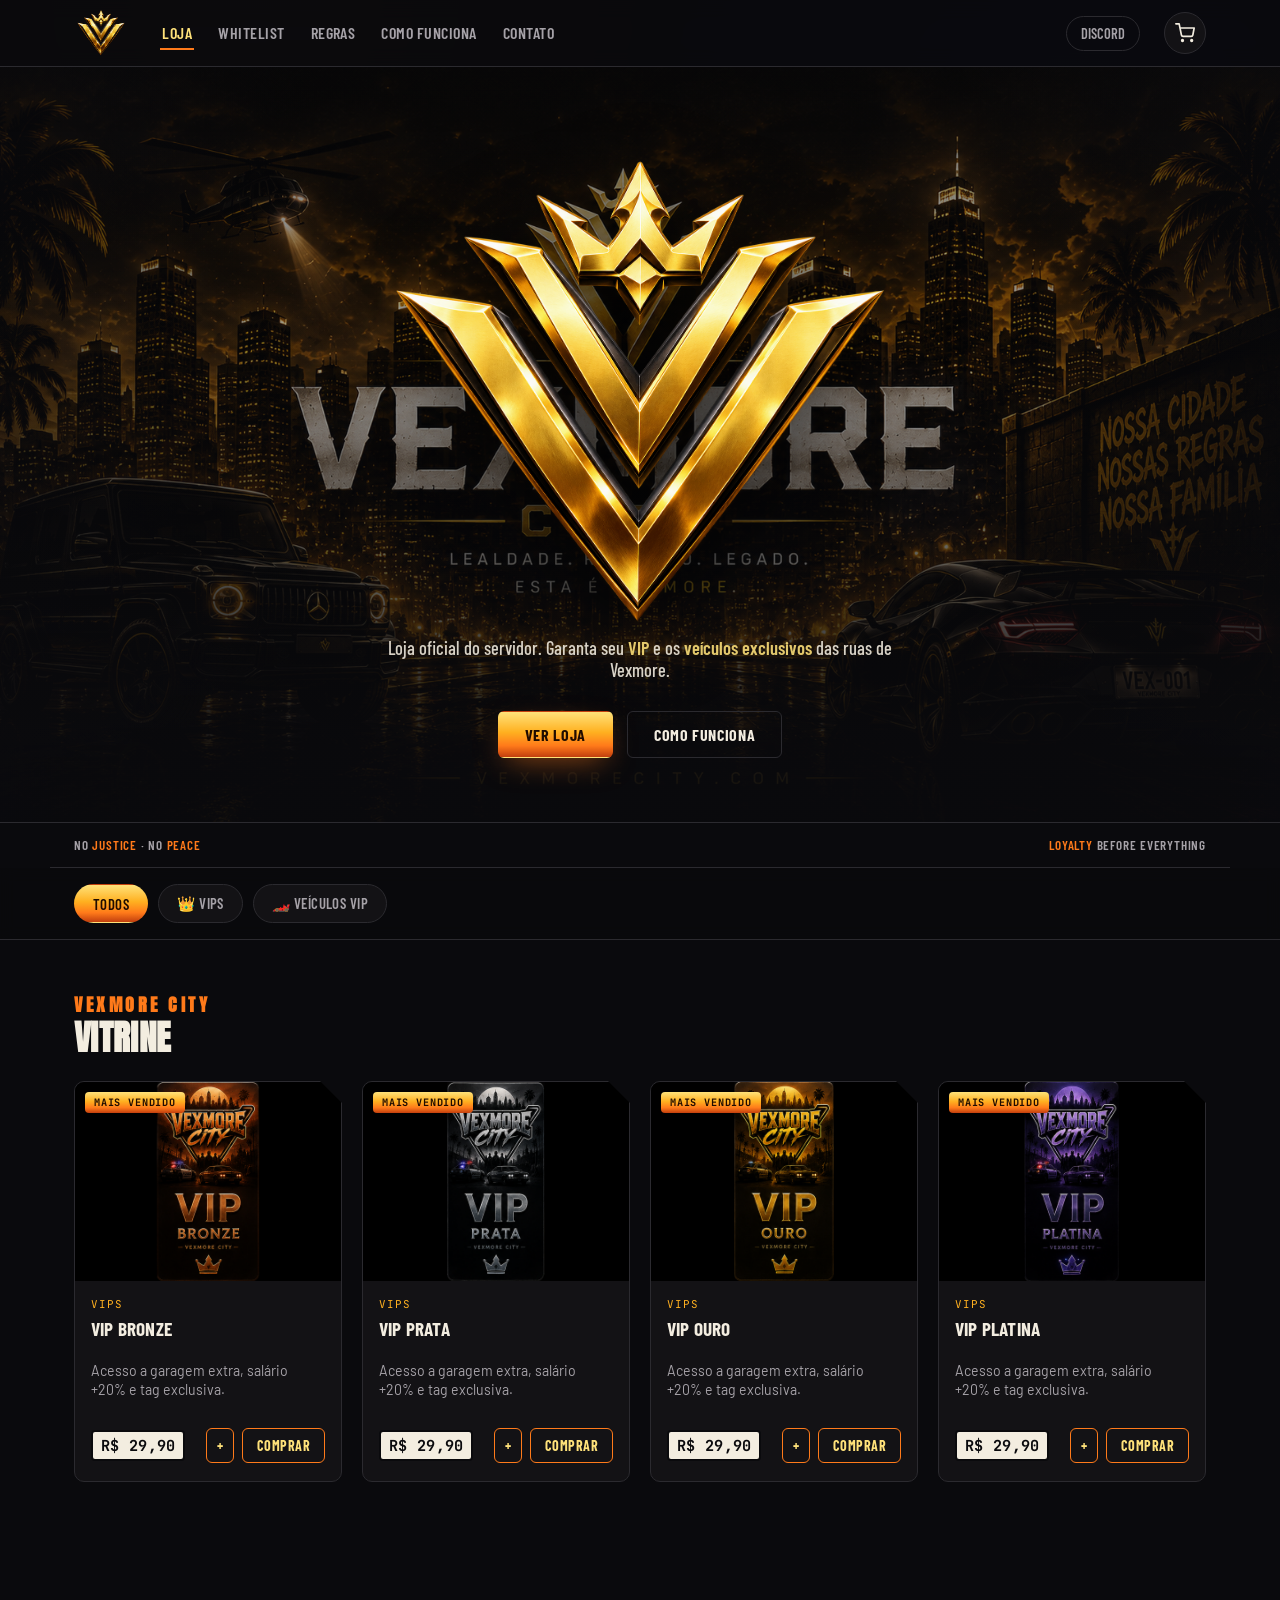
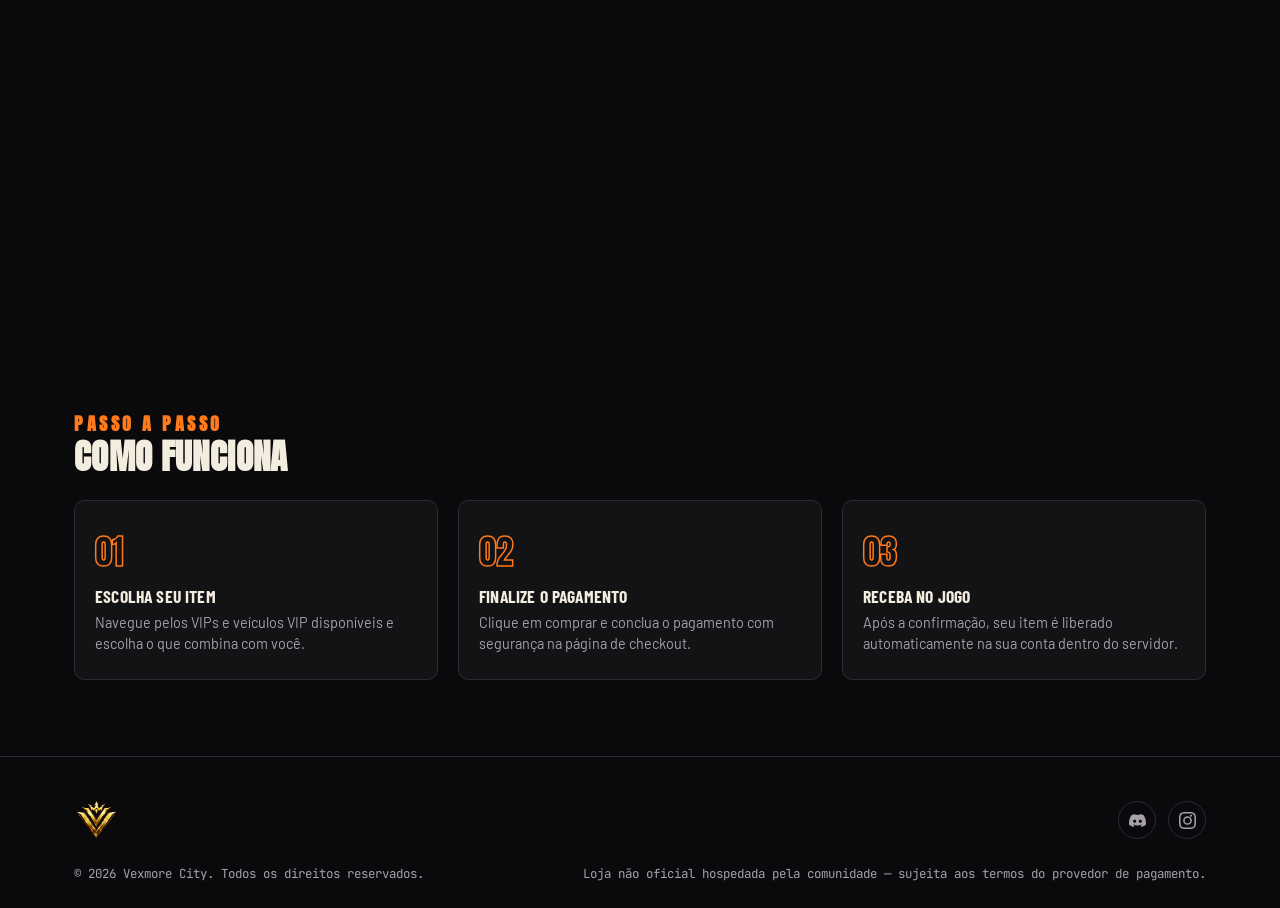
<file: index.html>
<!DOCTYPE html>
<html lang="pt-BR">
<head>
<meta charset="UTF-8">
<meta name="viewport" content="width=device-width, initial-scale=1.0">
<title>Vexmore City — Loja Oficial</title>
<meta name="description" content="Loja oficial de Vexmore City. VIPs e veículos VIP para o servidor.">
<link rel="icon" href="assets/logo.png">
<link rel="stylesheet" href="css/style.css">
</head>
<body>

<!-- ============ NAV ============ -->
<header class="nav">
  <div class="nav-inner">
    <a href="#top" class="nav-logo"><img src="assets/logo.png" alt="Vexmore City"></a>
    <nav class="nav-links">
      <a href="#vitrine" class="active">Loja</a>
      <a href="whitelist.html">Whitelist</a>
      <a href="regras.html">Regras</a>
      <a href="#como-funciona">Como funciona</a>
      <a href="#contato">Contato</a>
    </nav>
    <div class="nav-spacer"></div>
    <a href="https://discord.gg/uP78uxACz2" class="nav-discord" id="discordLink" target="_blank" rel="noopener">
      <span>Discord</span>
    </a>
    <button class="cart-btn" id="cartOpenBtn" aria-label="Abrir carrinho">
      <svg viewBox="0 0 24 24" fill="none" stroke-width="2" stroke-linecap="round" stroke-linejoin="round"><circle cx="9" cy="21" r="1"/><circle cx="20" cy="21" r="1"/><path d="M1 1h4l2.68 13.39a2 2 0 0 0 2 1.61h9.72a2 2 0 0 0 2-1.61L23 6H6"/></svg>
      <span class="cart-count" id="cartCount" data-empty="true">0</span>
    </button>
  </div>
</header>

<!-- ============ HERO ============ -->
<section class="hero" id="top">
  <div class="hero-bg"></div>
  <div class="hero-scrim"></div>
  <div class="hero-content">
    <img src="assets/logo.png" alt="Vexmore City" class="hero-logo">
    <p class="hero-sub">Loja oficial do servidor. Garanta seu <strong>VIP</strong> e os <strong>veículos exclusivos</strong> das ruas de Vexmore.</p>
    <div class="hero-ctas">
      <a href="#vitrine" class="btn btn-primary">Ver loja</a>
      <a href="#como-funciona" class="btn btn-ghost">Como funciona</a>
    </div>
  </div>
</section>

<!-- taglines pulled straight from the server art -->
<div class="taglines">
  <div>No <span>Justice</span> · No <span>Peace</span></div>
  <div><span>Loyalty</span> Before Everything</div>
</div>

<!-- ============ CATEGORY FILTER ============ -->
<div class="cat-strip">
  <div class="cat-pills" id="catPills">
    <button class="cat-pill active" data-cat="todos">Todos</button>
    <!-- preenchido também via JS a partir de CATEGORIES, mas os fixos ficam aqui -->
  </div>
</div>

<!-- ============ VITRINE ============ -->
<main>
  <section class="section" id="vitrine">
    <div class="container">
      <div class="section-head">
        <h2 class="section-title"><span class="small">Vexmore City</span>Vitrine</h2>
      </div>
      <div id="gridWrap"></div>
    </div>
  </section>

  <!-- ============ COMO FUNCIONA ============ -->
  <section class="section" id="como-funciona">
    <div class="container">
      <div class="section-head">
        <h2 class="section-title"><span class="small">Passo a passo</span>Como funciona</h2>
      </div>
      <div class="steps">
        <div class="step">
          <div class="step-num">01</div>
          <h3>Escolha seu item</h3>
          <p>Navegue pelos VIPs e veículos VIP disponíveis e escolha o que combina com você.</p>
        </div>
        <div class="step">
          <div class="step-num">02</div>
          <h3>Finalize o pagamento</h3>
          <p>Clique em comprar e conclua o pagamento com segurança na página de checkout.</p>
        </div>
        <div class="step">
          <div class="step-num">03</div>
          <h3>Receba no jogo</h3>
          <p>Após a confirmação, seu item é liberado automaticamente na sua conta dentro do servidor.</p>
        </div>
      </div>
    </div>
  </section>
</main>

<!-- ============ FOOTER ============ -->
<footer class="footer" id="contato">
  <div class="container">
    <div class="footer-top">
      <a href="#top" class="footer-logo"><img src="assets/logo.png" alt="Vexmore City"></a>
      <div class="footer-social">
        <a href="https://discord.gg/uP78uxACz2" target="_blank" rel="noopener" aria-label="Discord">
          <svg viewBox="0 0 24 24" fill="currentColor"><path d="M20.317 4.369a19.79 19.79 0 0 0-4.885-1.515.074.074 0 0 0-.079.037c-.21.375-.444.864-.608 1.25a18.27 18.27 0 0 0-5.487 0 12.64 12.64 0 0 0-.617-1.25.077.077 0 0 0-.079-.037A19.736 19.736 0 0 0 3.677 4.37a.07.07 0 0 0-.032.027C.533 9.046-.32 13.58.099 18.058a.082.082 0 0 0 .031.056 19.9 19.9 0 0 0 5.993 3.03.078.078 0 0 0 .084-.028c.462-.63.874-1.295 1.226-1.994a.076.076 0 0 0-.041-.106 13.1 13.1 0 0 1-1.872-.892.077.077 0 0 1-.008-.128c.126-.094.252-.192.372-.291a.074.074 0 0 1 .077-.01c3.928 1.793 8.18 1.793 12.061 0a.073.073 0 0 1 .078.009c.12.099.246.198.373.292a.077.077 0 0 1-.006.127c-.598.35-1.22.645-1.873.893a.076.076 0 0 0-.04.106c.36.698.772 1.362 1.225 1.993a.076.076 0 0 0 .084.029 19.84 19.84 0 0 0 6.002-3.03.077.077 0 0 0 .032-.055c.5-5.177-.838-9.674-3.549-13.662a.06.06 0 0 0-.031-.028zM8.02 15.33c-1.183 0-2.157-1.086-2.157-2.42 0-1.333.955-2.419 2.157-2.419 1.21 0 2.176 1.096 2.157 2.42 0 1.333-.955 2.419-2.157 2.419zm7.975 0c-1.183 0-2.157-1.086-2.157-2.42 0-1.333.955-2.419 2.157-2.419 1.21 0 2.176 1.096 2.157 2.42 0 1.333-.946 2.419-2.157 2.419z"/></svg>
        </a>
        <a href="#" target="_blank" rel="noopener" aria-label="Instagram">
          <svg viewBox="0 0 24 24" fill="currentColor"><path d="M12 2.16c3.2 0 3.58.01 4.85.07 3.25.15 4.77 1.69 4.92 4.92.06 1.27.07 1.65.07 4.85s-.01 3.58-.07 4.85c-.15 3.23-1.66 4.77-4.92 4.92-1.27.06-1.65.07-4.85.07s-3.58-.01-4.85-.07c-3.26-.15-4.77-1.7-4.92-4.92-.06-1.27-.07-1.65-.07-4.85s.01-3.58.07-4.85C2.38 3.85 3.9 2.31 7.15 2.16 8.42 2.1 8.8 2.16 12 2.16zM12 0C8.74 0 8.33.01 7.05.07c-4.35.2-6.78 2.62-6.98 6.98C.01 8.33 0 8.74 0 12s.01 3.67.07 4.95c.2 4.36 2.62 6.78 6.98 6.98C8.33 23.99 8.74 24 12 24s3.67-.01 4.95-.07c4.35-.2 6.78-2.62 6.98-6.98.06-1.28.07-1.69.07-4.95s-.01-3.67-.07-4.95c-.2-4.35-2.62-6.78-6.98-6.98C15.67.01 15.26 0 12 0zm0 5.84A6.16 6.16 0 1 0 12 18.16 6.16 6.16 0 0 0 12 5.84zM12 16a4 4 0 1 1 0-8 4 4 0 0 1 0 8zm6.41-10.85a1.44 1.44 0 1 1-2.88 0 1.44 1.44 0 0 1 2.88 0z"/></svg>
        </a>
      </div>
    </div>
    <div class="footer-bottom">
      <span>© <span id="year"></span> Vexmore City. Todos os direitos reservados.</span>
      <span>Loja não oficial hospedada pela comunidade — sujeita aos termos do provedor de pagamento.</span>
    </div>
  </div>
</footer>

<!-- ============ CART DRAWER ============ -->
<div class="overlay" id="overlay"></div>
<aside class="drawer" id="drawer" aria-label="Carrinho">
  <div class="drawer-head">
    <h3>Seu carrinho</h3>
    <button class="drawer-close" id="drawerClose" aria-label="Fechar">&times;</button>
  </div>
  <div class="drawer-items" id="drawerItems"></div>
  <div class="drawer-foot">
    <div class="drawer-total"><span>Total</span><span id="drawerTotal">R$ 0,00</span></div>
    <p class="drawer-note">Cada item é comprado individualmente através do link de pagamento configurado pela loja. Clique em "Comprar" em cada item para finalizar.</p>
  </div>
</aside>

<div class="toast" id="toast"></div>

<script src="js/products.js"></script>
<script src="js/app.js"></script>
</body>
</html>
</file>
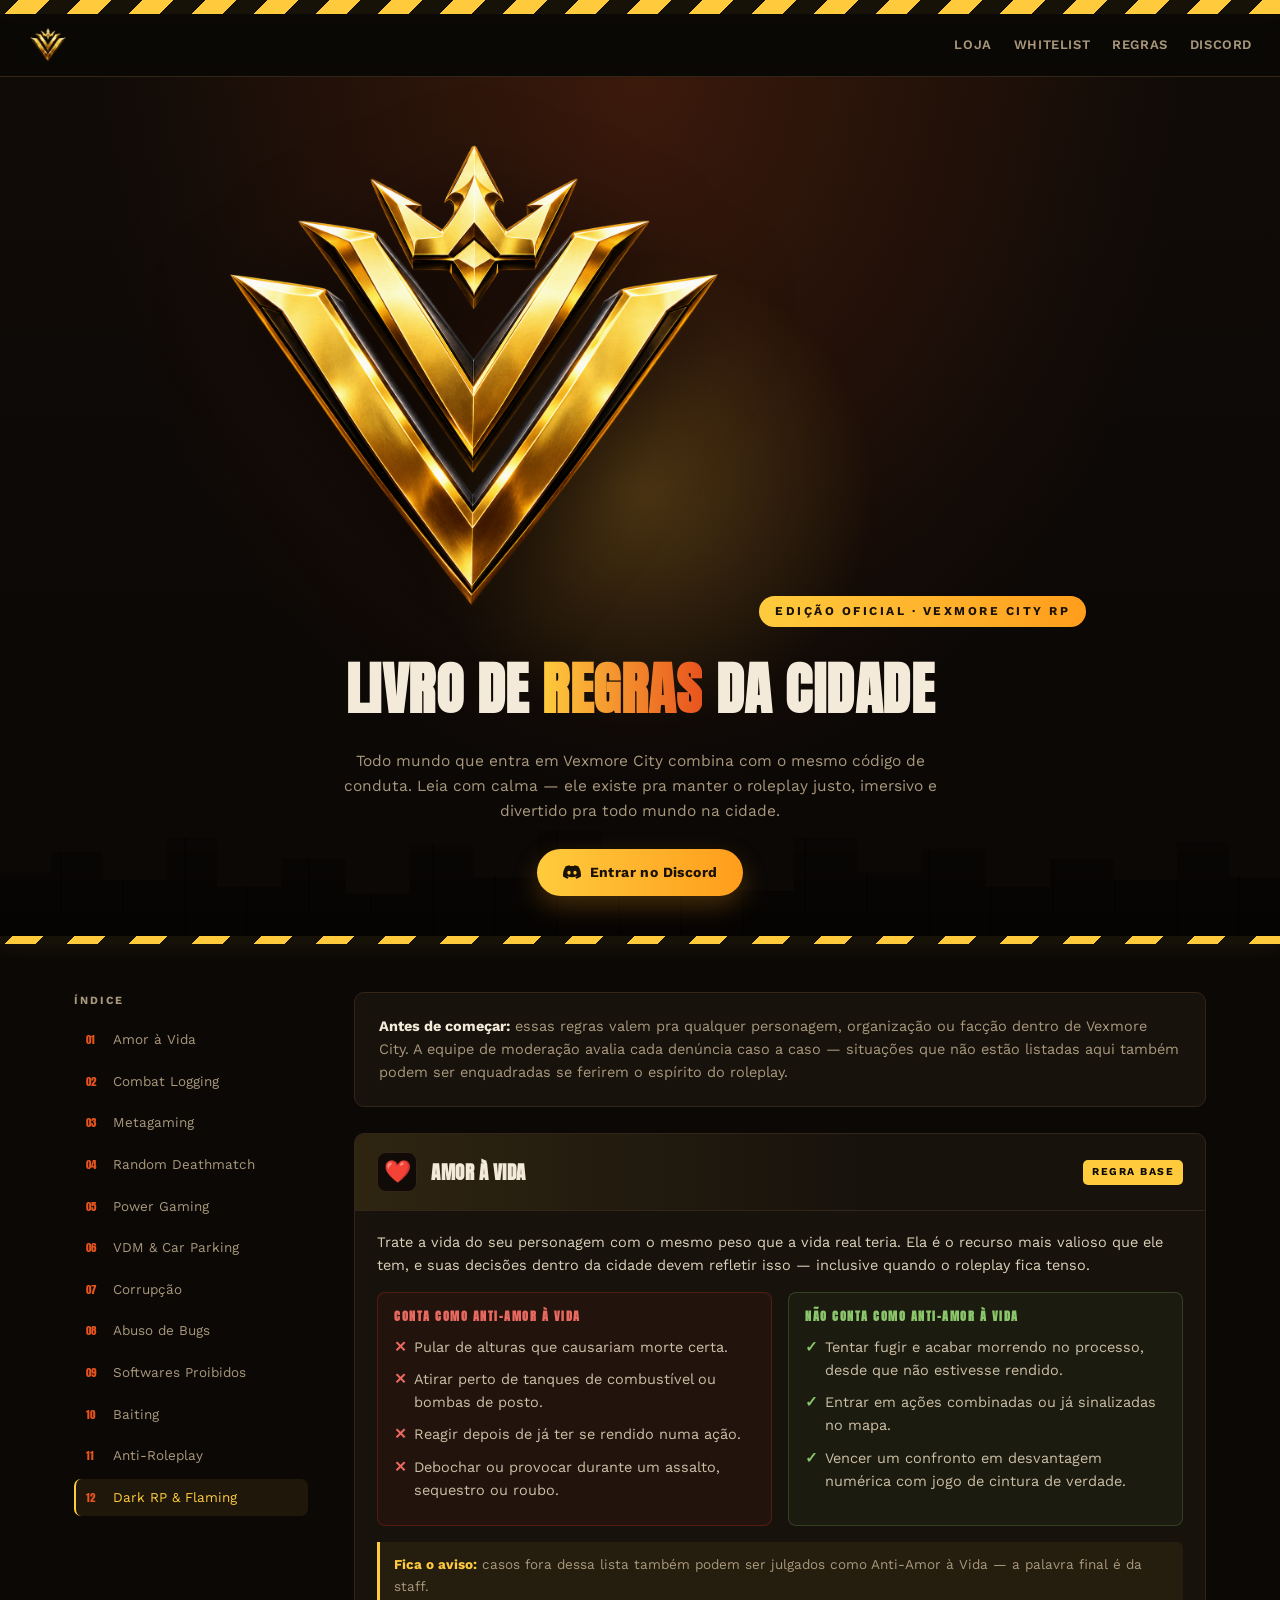
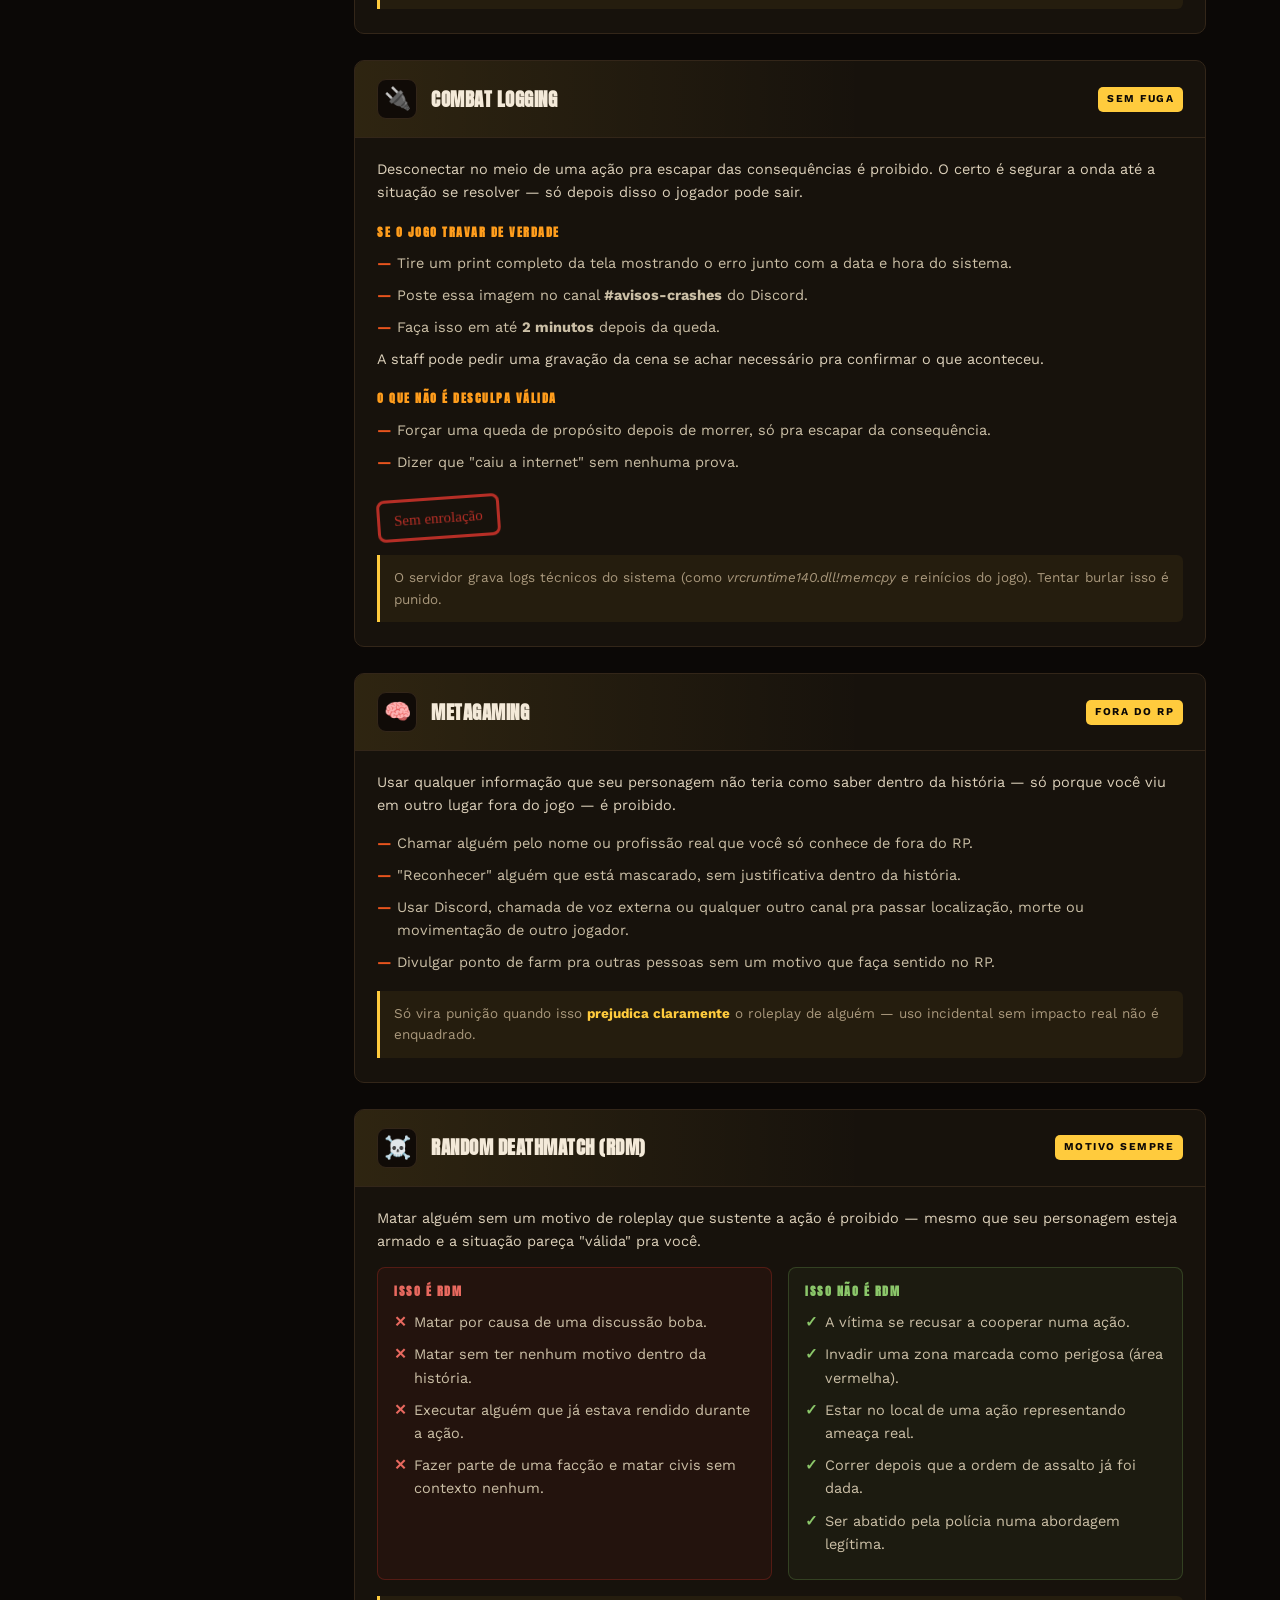
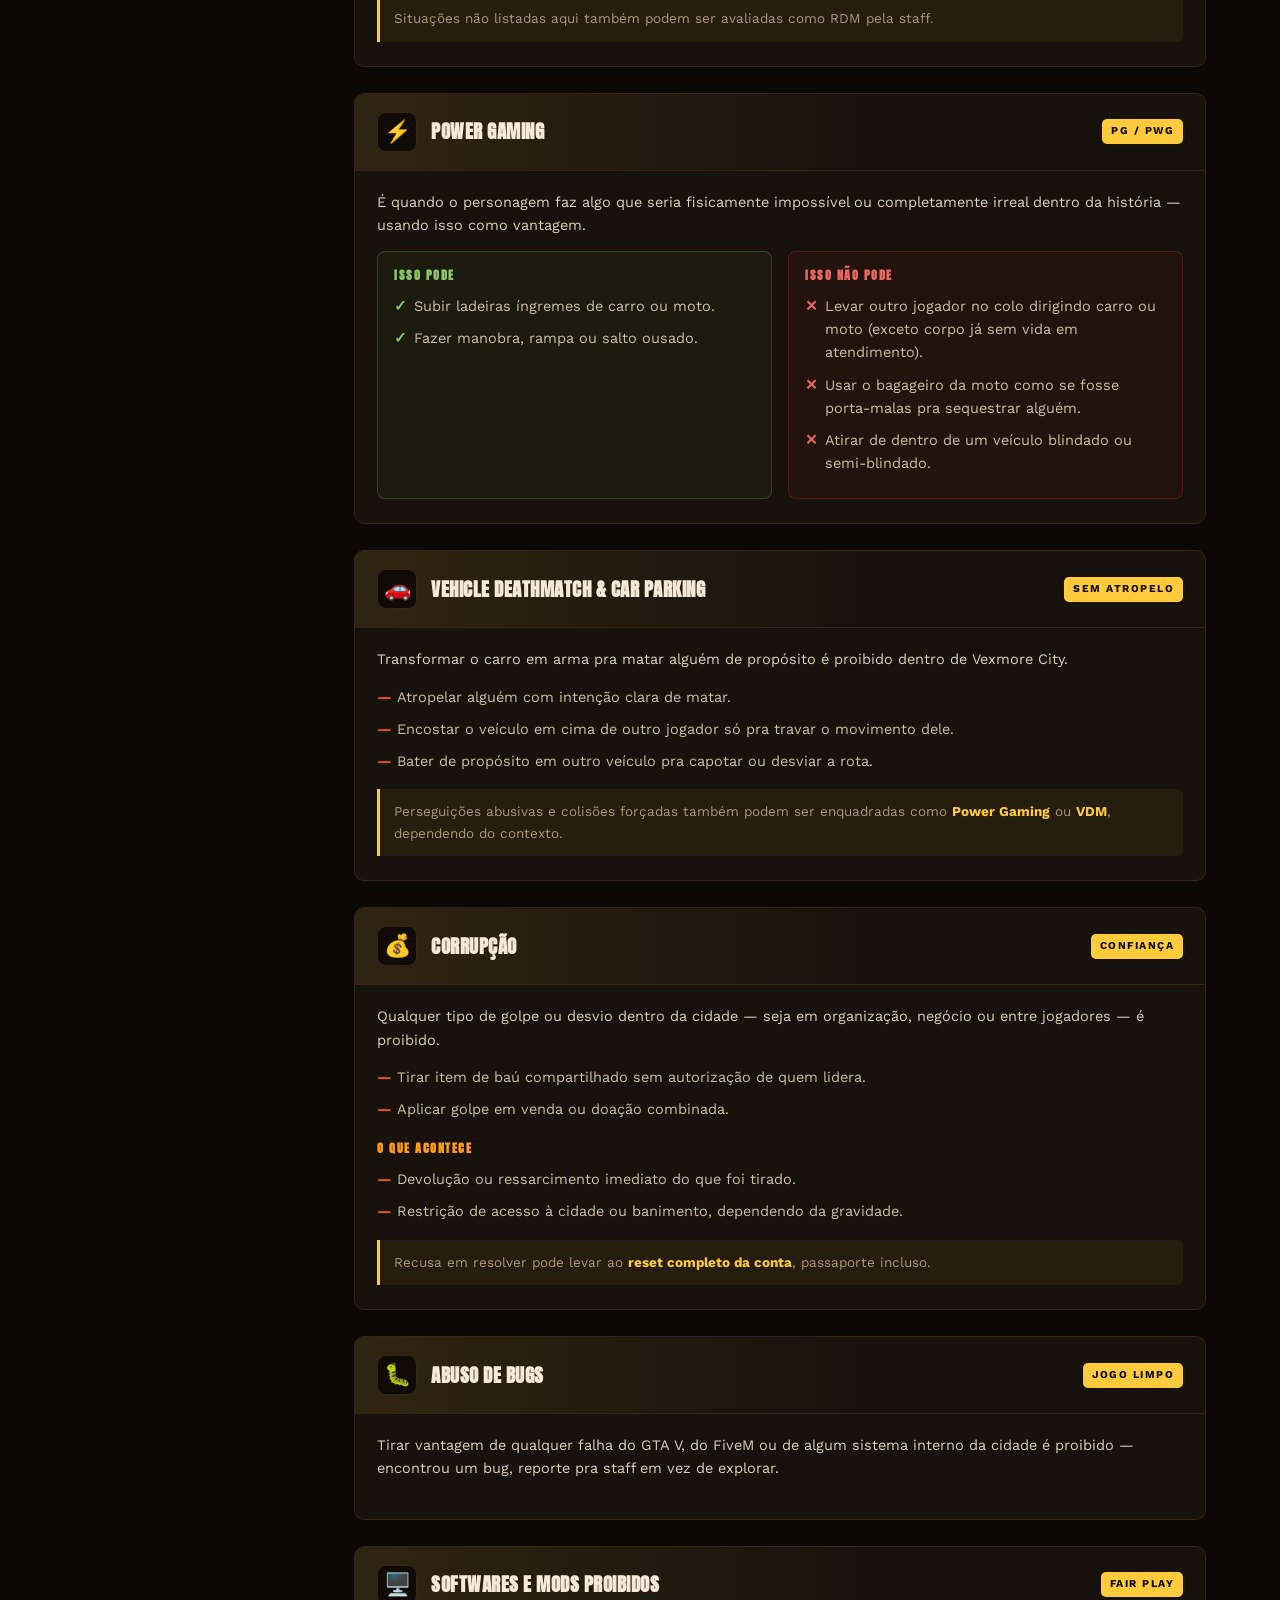
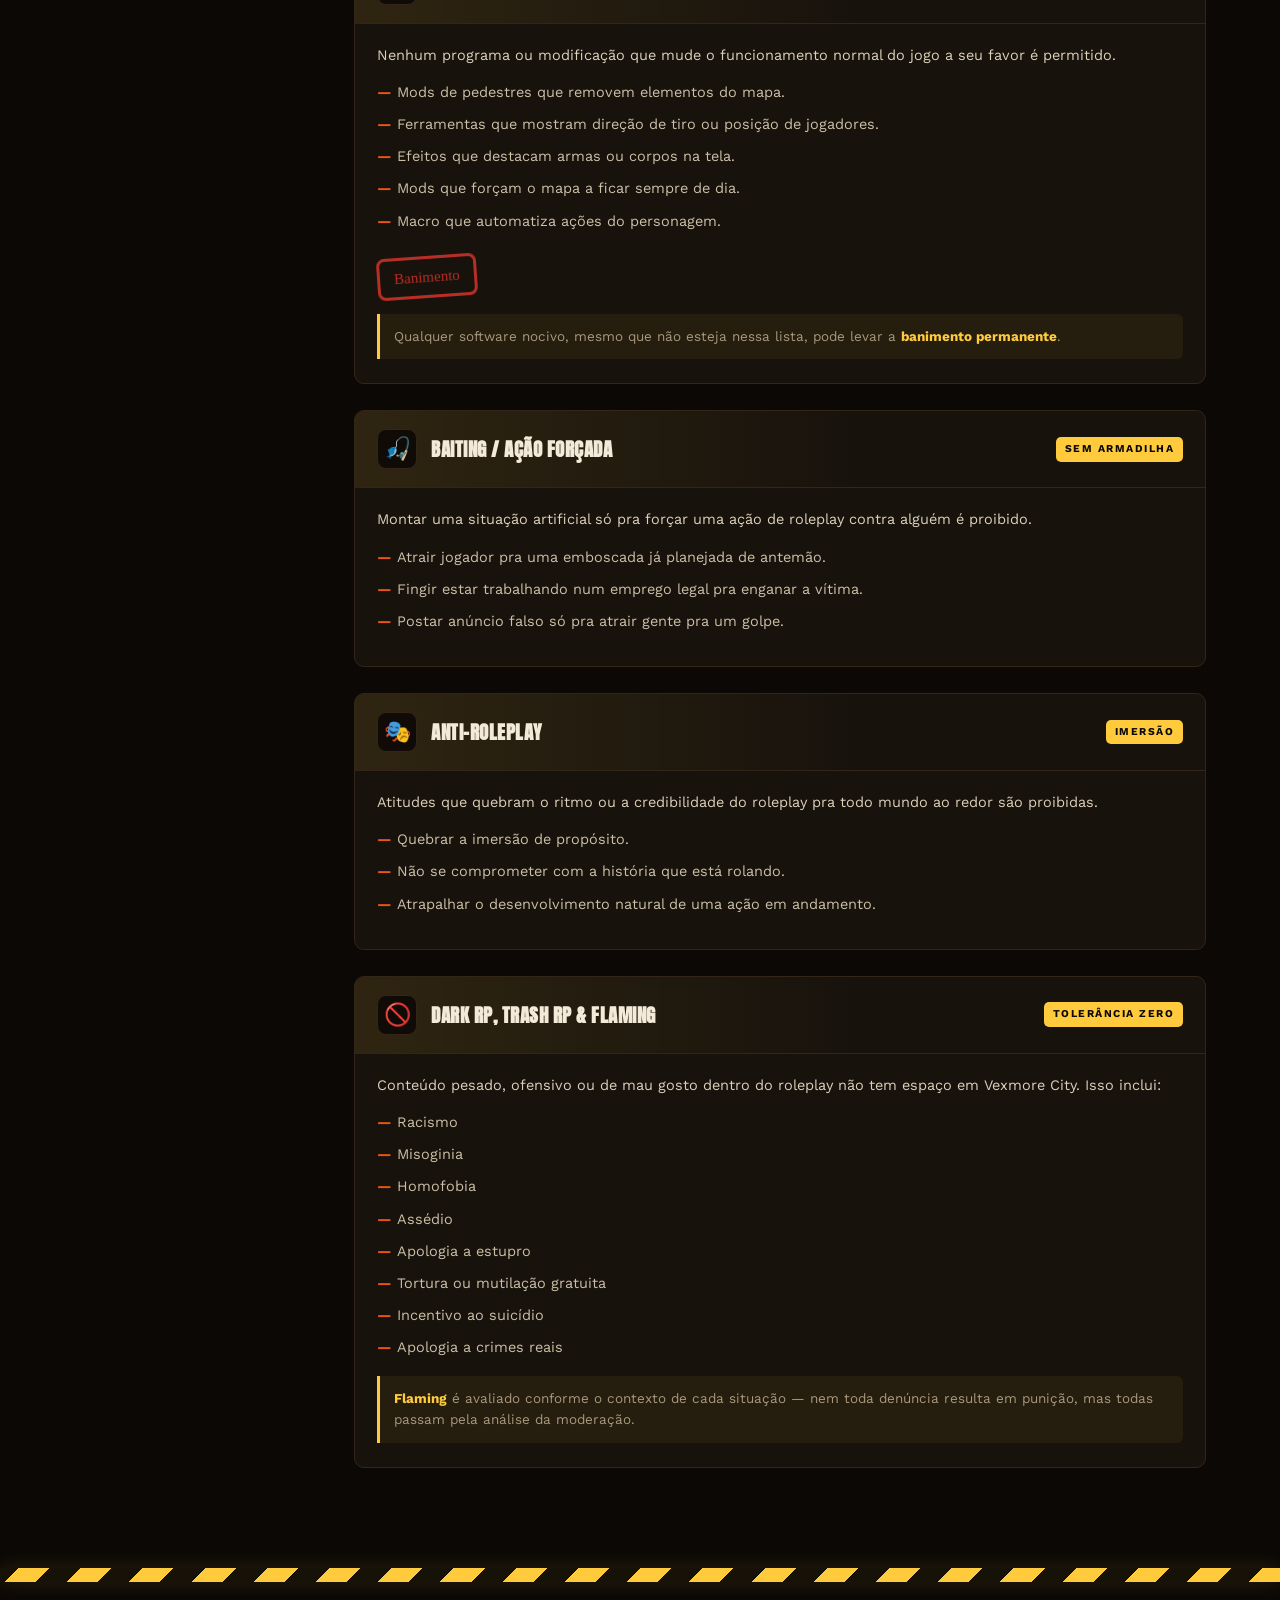
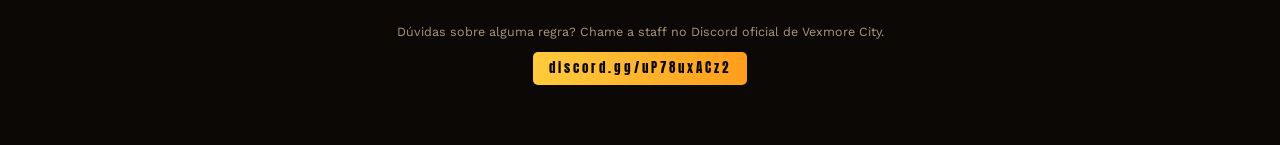
<file: regras.html>
<!DOCTYPE html>
<html lang="pt-BR">
<head>
<meta charset="UTF-8">
<meta name="viewport" content="width=device-width, initial-scale=1.0">
<title>Vexmore City — Livro de Regras</title>
<link rel="preconnect" href="https://fonts.googleapis.com">
<link rel="preconnect" href="https://fonts.gstatic.com" crossorigin>
<link href="https://fonts.googleapis.com/css2?family=Anton&family=Permanent+Marker&family=Work+Sans:wght@400;500;600;700;800&display=swap" rel="stylesheet">
<style>
  :root{
    --bg:           #0b0806;
    --bg-panel:     #17120c;
    --bg-panel-2:   #1e170f;
    --yellow:       #ffcb3d;
    --amber:        #ff9d1c;
    --ember:        #e8541e;
    --red:          #c73128;
    --cream:        #f4ead9;
    --muted:        #a9987c;
    --line:         #332619;
    --radius:       10px;
  }

  *{box-sizing:border-box;}
  html{scroll-behavior:smooth;}

  body{
    margin:0;
    background:var(--bg);
    color:var(--cream);
    font-family:'Work Sans', sans-serif;
    line-height:1.6;
    -webkit-font-smoothing:antialiased;
  }

  h1,h2,h3, .display{
    font-family:'Anton', sans-serif;
    text-transform:uppercase;
    letter-spacing:0.5px;
    margin:0;
  }

  .script{
    font-family:'Permanent Marker', cursive;
    text-transform:none;
    letter-spacing:0;
  }

  a{color:inherit;}

  /* ---------- caution tape divider ---------- */
  .tape{
    height:14px;
    width:100%;
    background:repeating-linear-gradient(
      -45deg,
      var(--yellow) 0 22px,
      #171208 22px 44px
    );
    box-shadow: 0 0 20px rgba(255,203,61,0.15);
  }
  .tape.thin{height:8px;}

  /* ---------- top bar ---------- */
  .topbar{
    position:sticky; top:0; z-index:50;
    display:flex; align-items:center; justify-content:space-between;
    padding:14px 28px;
    background:rgba(11,8,6,0.88);
    backdrop-filter:blur(8px);
    border-bottom:1px solid var(--line);
  }
  .topbar .brand{
    display:flex; align-items:center; gap:10px;
    font-family:'Anton', sans-serif;
    font-size:20px;
    letter-spacing:1px;
  }
  .topbar .brand img{height:34px; width:auto; display:block;}
  .topbar .brand .vex{color:var(--yellow);}
  .topbar .brand .city{color:var(--amber);}

  .topbar nav{display:flex; gap:22px; font-size:13px; letter-spacing:.6px;}
  .topbar nav a{
    text-decoration:none; color:var(--muted); text-transform:uppercase; font-weight:600;
    transition:color .15s ease;
  }
  .topbar nav a:hover{color:var(--yellow);}
  .navToggle{display:none; background:none; border:1px solid var(--line); color:var(--cream); padding:8px 10px; border-radius:6px;}

  /* ---------- hero ---------- */
  .hero{
    position:relative;
    padding:64px 24px 40px;
    text-align:center;
    overflow:hidden;
    background:
      radial-gradient(ellipse at 50% 0%, rgba(232,84,30,0.20), transparent 60%),
      linear-gradient(180deg, #100b07 0%, var(--bg) 70%);
  }
  .hero::before{
    /* faint skyline silhouette, echoing the logo art */
    content:"";
    position:absolute; left:0; right:0; bottom:0; height:140px;
    background:
      repeating-linear-gradient(90deg, transparent 0 60px, rgba(0,0,0,0.55) 60px 62px),
      linear-gradient(180deg, transparent, rgba(0,0,0,0.65));
    clip-path: polygon(0% 100%, 0% 55%, 4% 55%, 4% 40%, 8% 40%, 8% 60%, 13% 60%, 13% 30%, 17% 30%, 17% 65%, 22% 65%, 22% 45%, 27% 45%, 27% 70%, 32% 70%, 32% 35%, 37% 35%, 37% 58%, 42% 58%, 42% 25%, 47% 25%, 47% 62%, 52% 62%, 52% 42%, 57% 42%, 57% 68%, 62% 68%, 62% 30%, 67% 30%, 67% 55%, 72% 55%, 72% 38%, 77% 38%, 77% 65%, 82% 65%, 82% 45%, 87% 45%, 87% 60%, 92% 60%, 92% 33%, 96% 33%, 96% 58%, 100% 58%, 100% 100%);
    opacity:.7;
    pointer-events:none;
  }
  .hero .glow{
    position:absolute; left:50%; top:18%; width:520px; height:520px;
    transform:translateX(-50%);
    background:radial-gradient(circle, rgba(255,203,61,0.20), transparent 65%);
    filter:blur(6px);
    animation:flicker 6s ease-in-out infinite;
    pointer-events:none;
  }
  @keyframes flicker{
    0%,100%{opacity:1;} 45%{opacity:.85;} 50%{opacity:1;} 78%{opacity:.9;}
  }

  .hero img.logo{
    position:relative;
    width:min(560px, 82vw);
    filter: drop-shadow(0 18px 40px rgba(0,0,0,0.55));
  }
  .hero .eyebrow{
    position:relative;
    display:inline-block;
    margin-top:6px;
    padding:6px 16px;
    font-size:12px;
    letter-spacing:2.5px;
    font-weight:700;
    color:#1a1206;
    background:linear-gradient(90deg, var(--yellow), var(--amber));
    border-radius:999px;
    text-transform:uppercase;
  }
  .hero h1{
    position:relative;
    margin-top:18px;
    font-size:clamp(30px, 5.4vw, 56px);
    color:var(--cream);
  }
  .hero h1 span{
    background:linear-gradient(90deg, var(--yellow), var(--ember));
    -webkit-background-clip:text;
    background-clip:text;
    color:transparent;
  }
  .hero p.sub{
    position:relative;
    max-width:640px;
    margin:14px auto 0;
    color:var(--muted);
    font-size:15.5px;
  }

  .discord-btn{
    position:relative;
    display:inline-flex; align-items:center; gap:9px;
    margin-top:26px;
    padding:12px 26px;
    border-radius:999px;
    text-decoration:none;
    font-weight:700;
    font-size:14px;
    letter-spacing:.4px;
    color:#1a1206;
    background:linear-gradient(90deg, var(--yellow), var(--amber));
    box-shadow:0 10px 26px rgba(255,157,28,0.25);
    transition:transform .15s ease, box-shadow .15s ease;
  }
  .discord-btn:hover{transform:translateY(-2px); box-shadow:0 14px 32px rgba(255,157,28,0.35);}

  /* ---------- layout ---------- */
  .wrap{
    display:grid;
    grid-template-columns: 240px 1fr;
    gap:40px;
    max-width:1180px;
    margin:0 auto;
    padding:48px 24px 100px;
  }

  .toc{
    position:sticky; top:82px; align-self:start;
    display:flex; flex-direction:column; gap:4px;
    max-height:calc(100vh - 110px);
    overflow-y:auto;
    padding-right:6px;
  }
  .toc .toc-title{
    font-size:11px; letter-spacing:2px; color:var(--muted); font-weight:700;
    margin-bottom:8px; text-transform:uppercase;
  }
  .toc a{
    display:flex; align-items:center; gap:9px;
    padding:8px 10px;
    border-radius:7px;
    text-decoration:none;
    font-size:13.5px;
    color:var(--muted);
    border-left:2px solid transparent;
    transition:all .15s ease;
  }
  .toc a .n{
    font-family:'Anton', sans-serif;
    font-size:11px;
    color:var(--ember);
    min-width:18px;
  }
  .toc a:hover{color:var(--cream); background:rgba(255,203,61,0.06);}
  .toc a.active{color:var(--yellow); border-left-color:var(--yellow); background:rgba(255,203,61,0.08);}

  main{display:flex; flex-direction:column; gap:26px; min-width:0;}

  .intro-card{
    background:var(--bg-panel);
    border:1px solid var(--line);
    border-radius:var(--radius);
    padding:22px 24px;
    font-size:14.5px;
    color:var(--muted);
  }
  .intro-card strong{color:var(--cream);}

  section.rule{
    scroll-margin-top:90px;
    background:var(--bg-panel);
    border:1px solid var(--line);
    border-radius:var(--radius);
    overflow:hidden;
    opacity:0; transform:translateY(14px);
    transition:opacity .5s ease, transform .5s ease;
  }
  section.rule.in{opacity:1; transform:none;}

  .rule-head{
    display:flex; align-items:center; gap:14px;
    padding:18px 22px;
    background:linear-gradient(90deg, rgba(255,203,61,0.10), transparent 60%);
    border-bottom:1px solid var(--line);
  }
  .rule-head .ico{
    font-size:22px; line-height:1;
    width:40px; height:40px; flex:none;
    display:flex; align-items:center; justify-content:center;
    background:#100b07; border:1px solid var(--line); border-radius:9px;
  }
  .rule-head h2{font-size:19px; color:var(--cream);}
  .rule-head .tag{
    margin-left:auto;
    font-size:10.5px; letter-spacing:1.5px; font-weight:700;
    color:var(--bg); background:var(--yellow);
    padding:4px 9px; border-radius:5px; text-transform:uppercase;
    white-space:nowrap;
  }

  .rule-body{padding:20px 22px 24px; font-size:14.5px; color:#dcd0ba;}
  .rule-body > p{margin:0 0 14px;}
  .rule-body h3{
    font-size:12px; letter-spacing:1.5px; color:var(--amber);
    margin:18px 0 10px; text-transform:uppercase;
  }
  .rule-body ul{margin:0; padding-left:0; list-style:none;}
  .rule-body li{
    position:relative; padding-left:20px; margin-bottom:9px; color:#cbbfa6;
  }
  .rule-body li::before{
    content:"—";
    position:absolute; left:0; color:var(--ember); font-weight:700;
  }

  .cols{display:grid; grid-template-columns:1fr 1fr; gap:16px; margin-top:6px;}
  @media (max-width:640px){.cols{grid-template-columns:1fr;}}

  .box{border-radius:8px; padding:14px 16px; border:1px solid var(--line);}
  .box.ok{background:rgba(120,180,90,0.06); border-color:rgba(120,180,90,0.25);}
  .box.no{background:rgba(199,49,40,0.07); border-color:rgba(199,49,40,0.3);}
  .box h3{margin-top:0;}
  .box.ok h3{color:#8bc76a;}
  .box.no h3{color:#e8695f;}
  .box.ok li::before{content:"✓"; color:#8bc76a;}
  .box.no li::before{content:"✕"; color:#e8695f;}

  .stamp{
    display:inline-block;
    margin-top:14px;
    font-family:'Permanent Marker', cursive;
    color:var(--red);
    border:3px solid var(--red);
    border-radius:8px;
    padding:6px 14px;
    transform:rotate(-4deg);
    font-size:15px;
    opacity:.9;
  }

  .note{
    margin-top:16px;
    padding:12px 14px;
    border-left:3px solid var(--yellow);
    background:rgba(255,203,61,0.06);
    font-size:13.5px;
    color:var(--muted);
    border-radius:0 6px 6px 0;
  }
  .note strong{color:var(--yellow);}

  footer{
    text-align:center;
    padding:40px 24px 60px;
    color:var(--muted);
    font-size:12.5px;
  }
  footer .plate{
    display:inline-block;
    margin-top:10px;
    font-family:'Anton', sans-serif;
    letter-spacing:3px;
    color:var(--bg);
    background:linear-gradient(90deg, var(--yellow), var(--amber));
    padding:6px 16px;
    border-radius:5px;
    font-size:13px;
  }

  @media (max-width:900px){
    .wrap{grid-template-columns:1fr; padding-top:20px;}
    .toc{
      position:static; flex-direction:row; overflow-x:auto; max-height:none;
      gap:8px; padding-bottom:6px; margin-bottom:4px;
    }
    .toc .toc-title{display:none;}
    .toc a{flex:none; border-left:none; border-bottom:2px solid transparent; white-space:nowrap;}
    .toc a.active{border-left:none; border-bottom-color:var(--yellow);}
    .topbar nav{display:none;}
  }

  @media (prefers-reduced-motion: reduce){
    *{animation:none !important; transition:none !important;}
  }
</style>
</head>
<body>

<div class="tape"></div>

<div class="topbar">
  <div class="brand">
    <img src="assets/logo.png" alt="Vexmore City">
  </div>
  <nav>
    <a href="index.html">Loja</a>
    <a href="whitelist.html">Whitelist</a>
    <a href="regras.html">Regras</a>
    <a href="https://discord.gg/uP78uxACz2" target="_blank" rel="noopener">Discord</a>
  </nav>
</div>

<header class="hero" id="topo">
  <div class="glow"></div>
  <img class="logo" src="assets/logo.png" alt="Vexmore City">
  <div class="eyebrow">Edição Oficial · Vexmore City RP</div>
  <h1>Livro de <span>Regras</span> da Cidade</h1>
  <p class="sub">Todo mundo que entra em Vexmore City combina com o mesmo código de conduta. Leia com calma — ele existe pra manter o roleplay justo, imersivo e divertido pra todo mundo na cidade.</p>
  <a class="discord-btn" href="https://discord.gg/uP78uxACz2" target="_blank" rel="noopener">
    <svg viewBox="0 0 24 24" width="18" height="18" fill="currentColor"><path d="M20.317 4.369a19.79 19.79 0 0 0-4.885-1.515.074.074 0 0 0-.079.037c-.21.375-.444.864-.608 1.25a18.27 18.27 0 0 0-5.487 0 12.64 12.64 0 0 0-.617-1.25.077.077 0 0 0-.079-.037 19.736 19.736 0 0 0-4.885 1.515.07.07 0 0 0-.032.027C.533 9.09-.32 13.579.099 18.021a.082.082 0 0 0 .031.056 19.9 19.9 0 0 0 5.993 3.03.078.078 0 0 0 .084-.028 14.09 14.09 0 0 0 1.226-1.994.076.076 0 0 0-.041-.106 13.107 13.107 0 0 1-1.872-.892.077.077 0 0 1-.008-.128c.126-.094.252-.192.372-.291a.074.074 0 0 1 .077-.01c3.928 1.793 8.18 1.793 12.062 0a.074.074 0 0 1 .078.01c.12.099.245.198.372.292a.077.077 0 0 1-.006.127c-.598.35-1.22.645-1.873.892a.076.076 0 0 0-.04.107c.36.698.772 1.362 1.225 1.993a.076.076 0 0 0 .084.029 19.84 19.84 0 0 0 6.002-3.03.077.077 0 0 0 .031-.055c.5-5.177-.838-9.637-3.549-13.625a.06.06 0 0 0-.031-.028zM8.02 15.331c-1.182 0-2.157-1.085-2.157-2.419 0-1.333.955-2.418 2.157-2.418 1.211 0 2.176 1.094 2.157 2.418 0 1.334-.955 2.419-2.157 2.419zm7.974 0c-1.183 0-2.157-1.085-2.157-2.419 0-1.333.955-2.418 2.157-2.418 1.21 0 2.176 1.094 2.157 2.418 0 1.334-.946 2.419-2.157 2.419z"/></svg>
    Entrar no Discord
  </a>
</header>

<div class="tape thin"></div>

<div class="wrap">

  <aside class="toc">
    <div class="toc-title">Índice</div>
    <a href="#amor-a-vida"><span class="n">01</span> Amor à Vida</a>
    <a href="#combat-log"><span class="n">02</span> Combat Logging</a>
    <a href="#metagaming"><span class="n">03</span> Metagaming</a>
    <a href="#rdm"><span class="n">04</span> Random Deathmatch</a>
    <a href="#powergaming"><span class="n">05</span> Power Gaming</a>
    <a href="#vdm"><span class="n">06</span> VDM &amp; Car Parking</a>
    <a href="#corrupcao"><span class="n">07</span> Corrupção</a>
    <a href="#bugs"><span class="n">08</span> Abuso de Bugs</a>
    <a href="#programas"><span class="n">09</span> Softwares Proibidos</a>
    <a href="#baiting"><span class="n">10</span> Baiting</a>
    <a href="#antirp"><span class="n">11</span> Anti-Roleplay</a>
    <a href="#darkrp"><span class="n">12</span> Dark RP &amp; Flaming</a>
  </aside>

  <main>

    <div class="intro-card">
      <strong>Antes de começar:</strong> essas regras valem pra qualquer personagem, organização ou facção dentro de Vexmore City. A equipe de moderação avalia cada denúncia caso a caso — situações que não estão listadas aqui também podem ser enquadradas se ferirem o espírito do roleplay.
    </div>

    <section class="rule" id="amor-a-vida">
      <div class="rule-head">
        <div class="ico">❤️</div>
        <h2>Amor à Vida</h2>
        <div class="tag">Regra base</div>
      </div>
      <div class="rule-body">
        <p>Trate a vida do seu personagem com o mesmo peso que a vida real teria. Ela é o recurso mais valioso que ele tem, e suas decisões dentro da cidade devem refletir isso — inclusive quando o roleplay fica tenso.</p>

        <div class="cols">
          <div class="box no">
            <h3>Conta como Anti-Amor à Vida</h3>
            <ul>
              <li>Pular de alturas que causariam morte certa.</li>
              <li>Atirar perto de tanques de combustível ou bombas de posto.</li>
              <li>Reagir depois de já ter se rendido numa ação.</li>
              <li>Debochar ou provocar durante um assalto, sequestro ou roubo.</li>
            </ul>
          </div>
          <div class="box ok">
            <h3>Não conta como Anti-Amor à Vida</h3>
            <ul>
              <li>Tentar fugir e acabar morrendo no processo, desde que não estivesse rendido.</li>
              <li>Entrar em ações combinadas ou já sinalizadas no mapa.</li>
              <li>Vencer um confronto em desvantagem numérica com jogo de cintura de verdade.</li>
            </ul>
          </div>
        </div>

        <div class="note"><strong>Fica o aviso:</strong> casos fora dessa lista também podem ser julgados como Anti-Amor à Vida — a palavra final é da staff.</div>
      </div>
    </section>

    <section class="rule" id="combat-log">
      <div class="rule-head">
        <div class="ico">🔌</div>
        <h2>Combat Logging</h2>
        <div class="tag">Sem fuga</div>
      </div>
      <div class="rule-body">
        <p>Desconectar no meio de uma ação pra escapar das consequências é proibido. O certo é segurar a onda até a situação se resolver — só depois disso o jogador pode sair.</p>

        <h3>Se o jogo travar de verdade</h3>
        <ul>
          <li>Tire um print completo da tela mostrando o erro junto com a data e hora do sistema.</li>
          <li>Poste essa imagem no canal <strong>#avisos-crashes</strong> do Discord.</li>
          <li>Faça isso em até <strong>2 minutos</strong> depois da queda.</li>
        </ul>
        <p>A staff pode pedir uma gravação da cena se achar necessário pra confirmar o que aconteceu.</p>

        <h3>O que não é desculpa válida</h3>
        <ul>
          <li>Forçar uma queda de propósito depois de morrer, só pra escapar da consequência.</li>
          <li>Dizer que "caiu a internet" sem nenhuma prova.</li>
        </ul>

        <div class="stamp">Sem enrolação</div>
        <div class="note">O servidor grava logs técnicos do sistema (como <em>vrcruntime140.dll!memcpy</em> e reinícios do jogo). Tentar burlar isso é punido.</div>
      </div>
    </section>

    <section class="rule" id="metagaming">
      <div class="rule-head">
        <div class="ico">🧠</div>
        <h2>Metagaming</h2>
        <div class="tag">Fora do RP</div>
      </div>
      <div class="rule-body">
        <p>Usar qualquer informação que seu personagem não teria como saber dentro da história — só porque você viu em outro lugar fora do jogo — é proibido.</p>
        <ul>
          <li>Chamar alguém pelo nome ou profissão real que você só conhece de fora do RP.</li>
          <li>"Reconhecer" alguém que está mascarado, sem justificativa dentro da história.</li>
          <li>Usar Discord, chamada de voz externa ou qualquer outro canal pra passar localização, morte ou movimentação de outro jogador.</li>
          <li>Divulgar ponto de farm pra outras pessoas sem um motivo que faça sentido no RP.</li>
        </ul>
        <div class="note">Só vira punição quando isso <strong>prejudica claramente</strong> o roleplay de alguém — uso incidental sem impacto real não é enquadrado.</div>
      </div>
    </section>

    <section class="rule" id="rdm">
      <div class="rule-head">
        <div class="ico">☠️</div>
        <h2>Random Deathmatch (RDM)</h2>
        <div class="tag">Motivo sempre</div>
      </div>
      <div class="rule-body">
        <p>Matar alguém sem um motivo de roleplay que sustente a ação é proibido — mesmo que seu personagem esteja armado e a situação pareça "válida" pra você.</p>

        <div class="cols">
          <div class="box no">
            <h3>Isso é RDM</h3>
            <ul>
              <li>Matar por causa de uma discussão boba.</li>
              <li>Matar sem ter nenhum motivo dentro da história.</li>
              <li>Executar alguém que já estava rendido durante a ação.</li>
              <li>Fazer parte de uma facção e matar civis sem contexto nenhum.</li>
            </ul>
          </div>
          <div class="box ok">
            <h3>Isso não é RDM</h3>
            <ul>
              <li>A vítima se recusar a cooperar numa ação.</li>
              <li>Invadir uma zona marcada como perigosa (área vermelha).</li>
              <li>Estar no local de uma ação representando ameaça real.</li>
              <li>Correr depois que a ordem de assalto já foi dada.</li>
              <li>Ser abatido pela polícia numa abordagem legítima.</li>
            </ul>
          </div>
        </div>
        <div class="note">Situações não listadas aqui também podem ser avaliadas como RDM pela staff.</div>
      </div>
    </section>

    <section class="rule" id="powergaming">
      <div class="rule-head">
        <div class="ico">⚡</div>
        <h2>Power Gaming</h2>
        <div class="tag">PG / PWG</div>
      </div>
      <div class="rule-body">
        <p>É quando o personagem faz algo que seria fisicamente impossível ou completamente irreal dentro da história — usando isso como vantagem.</p>

        <div class="cols">
          <div class="box ok">
            <h3>Isso pode</h3>
            <ul>
              <li>Subir ladeiras íngremes de carro ou moto.</li>
              <li>Fazer manobra, rampa ou salto ousado.</li>
            </ul>
          </div>
          <div class="box no">
            <h3>Isso não pode</h3>
            <ul>
              <li>Levar outro jogador no colo dirigindo carro ou moto (exceto corpo já sem vida em atendimento).</li>
              <li>Usar o bagageiro da moto como se fosse porta-malas pra sequestrar alguém.</li>
              <li>Atirar de dentro de um veículo blindado ou semi-blindado.</li>
            </ul>
          </div>
        </div>
      </div>
    </section>

    <section class="rule" id="vdm">
      <div class="rule-head">
        <div class="ico">🚗</div>
        <h2>Vehicle Deathmatch &amp; Car Parking</h2>
        <div class="tag">Sem atropelo</div>
      </div>
      <div class="rule-body">
        <p>Transformar o carro em arma pra matar alguém de propósito é proibido dentro de Vexmore City.</p>
        <ul>
          <li>Atropelar alguém com intenção clara de matar.</li>
          <li>Encostar o veículo em cima de outro jogador só pra travar o movimento dele.</li>
          <li>Bater de propósito em outro veículo pra capotar ou desviar a rota.</li>
        </ul>
        <div class="note">Perseguições abusivas e colisões forçadas também podem ser enquadradas como <strong>Power Gaming</strong> ou <strong>VDM</strong>, dependendo do contexto.</div>
      </div>
    </section>

    <section class="rule" id="corrupcao">
      <div class="rule-head">
        <div class="ico">💰</div>
        <h2>Corrupção</h2>
        <div class="tag">Confiança</div>
      </div>
      <div class="rule-body">
        <p>Qualquer tipo de golpe ou desvio dentro da cidade — seja em organização, negócio ou entre jogadores — é proibido.</p>
        <ul>
          <li>Tirar item de baú compartilhado sem autorização de quem lidera.</li>
          <li>Aplicar golpe em venda ou doação combinada.</li>
        </ul>
        <h3>O que acontece</h3>
        <ul>
          <li>Devolução ou ressarcimento imediato do que foi tirado.</li>
          <li>Restrição de acesso à cidade ou banimento, dependendo da gravidade.</li>
        </ul>
        <div class="note">Recusa em resolver pode levar ao <strong>reset completo da conta</strong>, passaporte incluso.</div>
      </div>
    </section>

    <section class="rule" id="bugs">
      <div class="rule-head">
        <div class="ico">🐛</div>
        <h2>Abuso de Bugs</h2>
        <div class="tag">Jogo limpo</div>
      </div>
      <div class="rule-body">
        <p>Tirar vantagem de qualquer falha do GTA V, do FiveM ou de algum sistema interno da cidade é proibido — encontrou um bug, reporte pra staff em vez de explorar.</p>
      </div>
    </section>

    <section class="rule" id="programas">
      <div class="rule-head">
        <div class="ico">🖥️</div>
        <h2>Softwares e Mods Proibidos</h2>
        <div class="tag">Fair play</div>
      </div>
      <div class="rule-body">
        <p>Nenhum programa ou modificação que mude o funcionamento normal do jogo a seu favor é permitido.</p>
        <ul>
          <li>Mods de pedestres que removem elementos do mapa.</li>
          <li>Ferramentas que mostram direção de tiro ou posição de jogadores.</li>
          <li>Efeitos que destacam armas ou corpos na tela.</li>
          <li>Mods que forçam o mapa a ficar sempre de dia.</li>
          <li>Macro que automatiza ações do personagem.</li>
        </ul>
        <div class="stamp">Banimento</div>
        <div class="note">Qualquer software nocivo, mesmo que não esteja nessa lista, pode levar a <strong>banimento permanente</strong>.</div>
      </div>
    </section>

    <section class="rule" id="baiting">
      <div class="rule-head">
        <div class="ico">🎣</div>
        <h2>Baiting / Ação Forçada</h2>
        <div class="tag">Sem armadilha</div>
      </div>
      <div class="rule-body">
        <p>Montar uma situação artificial só pra forçar uma ação de roleplay contra alguém é proibido.</p>
        <ul>
          <li>Atrair jogador pra uma emboscada já planejada de antemão.</li>
          <li>Fingir estar trabalhando num emprego legal pra enganar a vítima.</li>
          <li>Postar anúncio falso só pra atrair gente pra um golpe.</li>
        </ul>
      </div>
    </section>

    <section class="rule" id="antirp">
      <div class="rule-head">
        <div class="ico">🎭</div>
        <h2>Anti-Roleplay</h2>
        <div class="tag">Imersão</div>
      </div>
      <div class="rule-body">
        <p>Atitudes que quebram o ritmo ou a credibilidade do roleplay pra todo mundo ao redor são proibidas.</p>
        <ul>
          <li>Quebrar a imersão de propósito.</li>
          <li>Não se comprometer com a história que está rolando.</li>
          <li>Atrapalhar o desenvolvimento natural de uma ação em andamento.</li>
        </ul>
      </div>
    </section>

    <section class="rule" id="darkrp">
      <div class="rule-head">
        <div class="ico">🚫</div>
        <h2>Dark RP, Trash RP &amp; Flaming</h2>
        <div class="tag">Tolerância zero</div>
      </div>
      <div class="rule-body">
        <p>Conteúdo pesado, ofensivo ou de mau gosto dentro do roleplay não tem espaço em Vexmore City. Isso inclui:</p>
        <ul>
          <li>Racismo</li>
          <li>Misoginia</li>
          <li>Homofobia</li>
          <li>Assédio</li>
          <li>Apologia a estupro</li>
          <li>Tortura ou mutilação gratuita</li>
          <li>Incentivo ao suicídio</li>
          <li>Apologia a crimes reais</li>
        </ul>
        <div class="note"><strong>Flaming</strong> é avaliado conforme o contexto de cada situação — nem toda denúncia resulta em punição, mas todas passam pela análise da moderação.</div>
      </div>
    </section>

  </main>
</div>

<div class="tape"></div>

<footer id="discord">
  <div>Dúvidas sobre alguma regra? Chame a staff no Discord oficial de Vexmore City.</div>
  <a class="plate" href="https://discord.gg/uP78uxACz2" target="_blank" rel="noopener" style="text-decoration:none;">discord.gg/uP78uxACz2</a>
</footer>

<script>
  // Fade-in de cada seção conforme entra na tela
  const sections = document.querySelectorAll('section.rule');
  const io = new IntersectionObserver((entries) => {
    entries.forEach(e => { if (e.isIntersecting) e.target.classList.add('in'); });
  }, { threshold: 0.12 });
  sections.forEach(s => io.observe(s));

  // Destaca o item ativo no índice conforme o scroll
  const links = document.querySelectorAll('.toc a');
  const map = new Map();
  links.forEach(l => map.set(l.getAttribute('href').slice(1), l));

  const navIo = new IntersectionObserver((entries) => {
    entries.forEach(entry => {
      const link = map.get(entry.target.id);
      if (!link) return;
      if (entry.isIntersecting) {
        links.forEach(l => l.classList.remove('active'));
        link.classList.add('active');
      }
    });
  }, { rootMargin: '-40% 0px -50% 0px' });

  sections.forEach(s => navIo.observe(s));
</script>

</body>
</html>
</file>
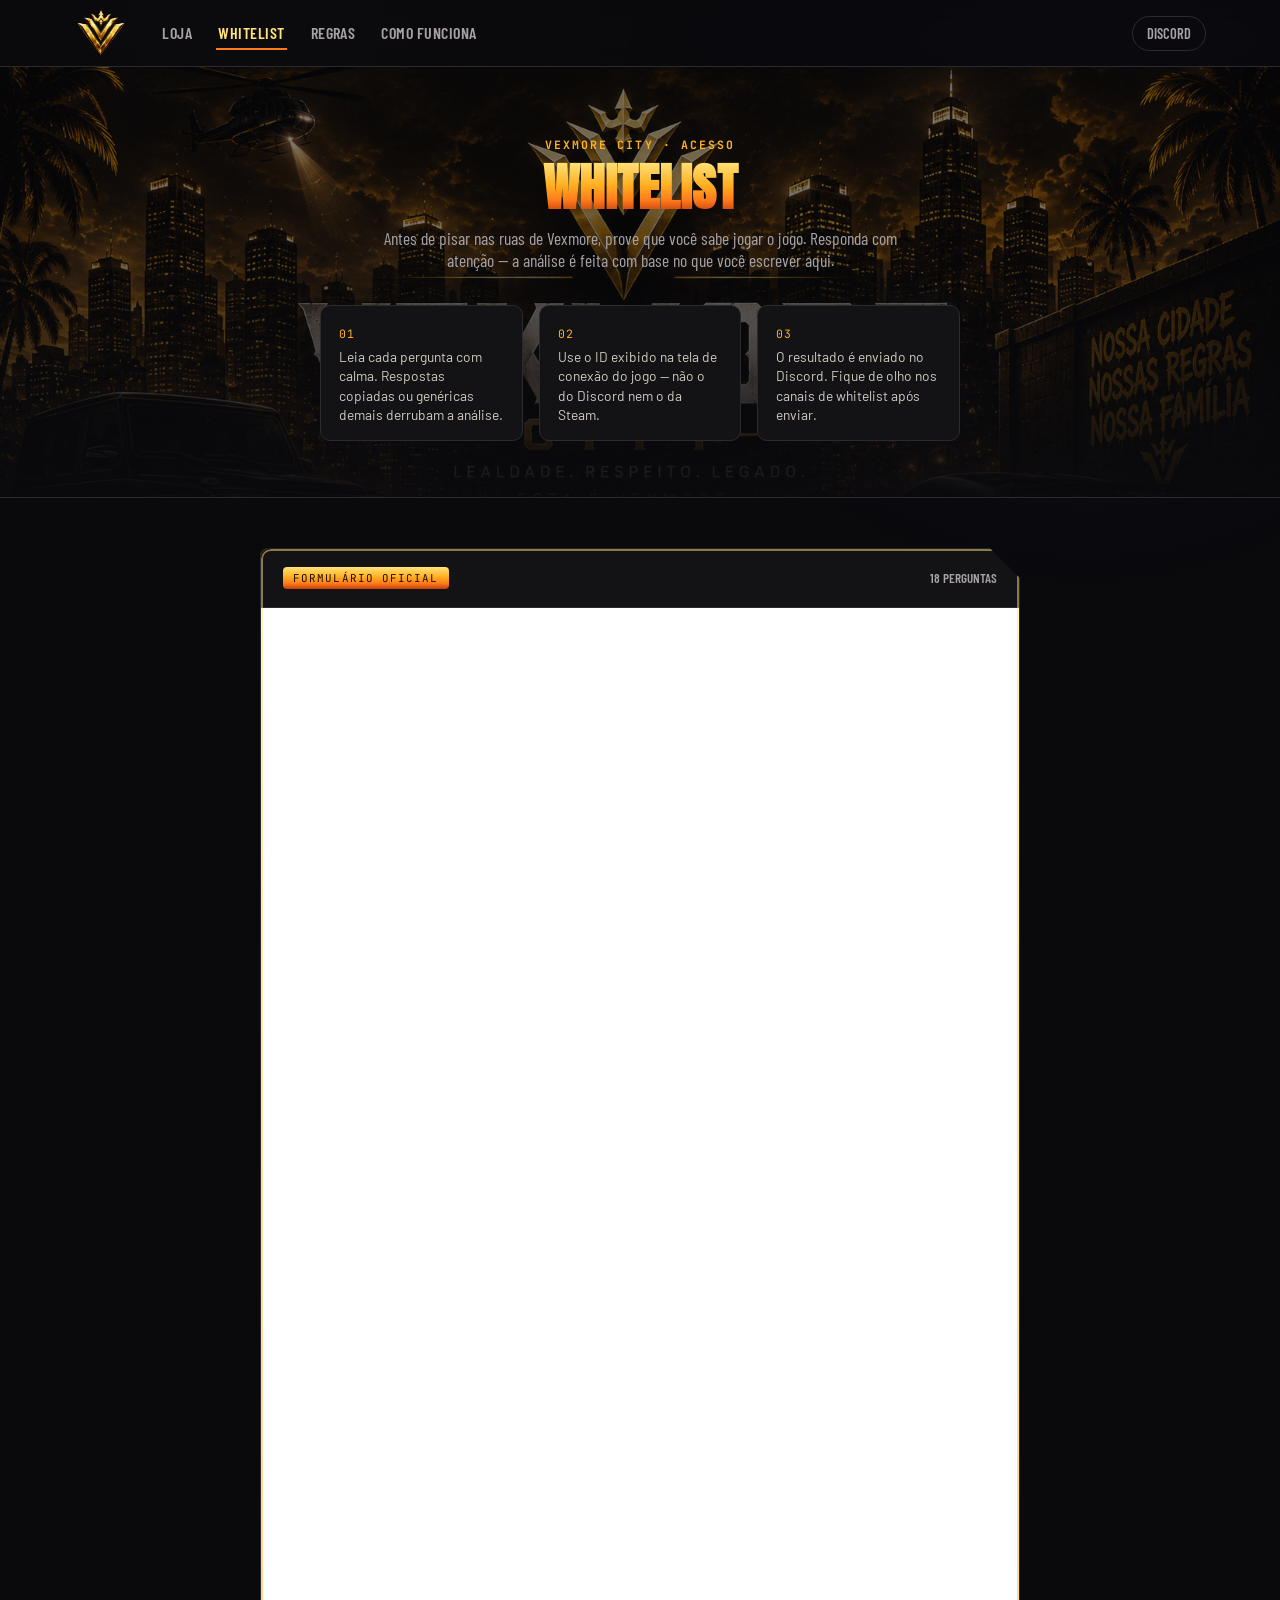
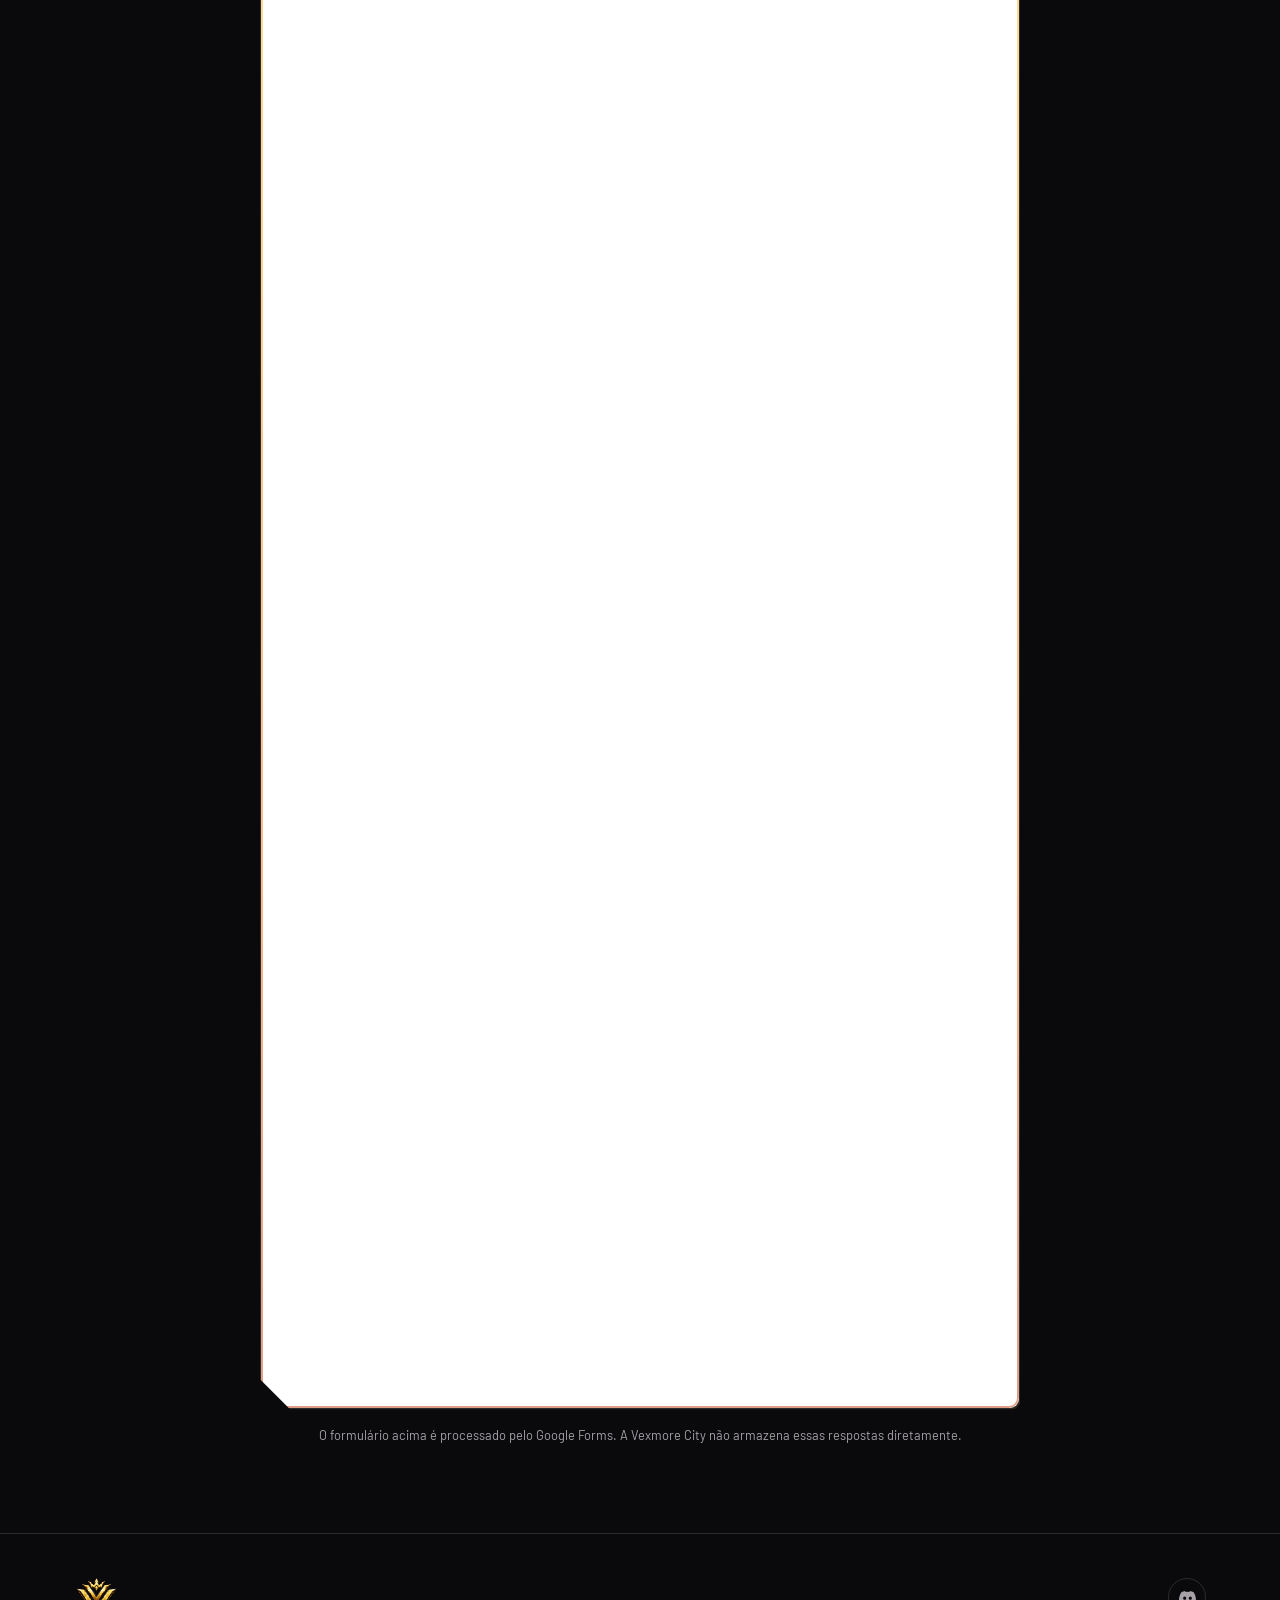
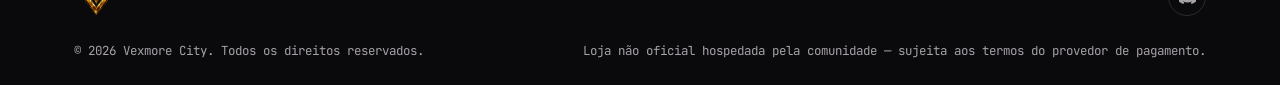
<file: whitelist.html>
<!DOCTYPE html>
<html lang="pt-BR">
<head>
<meta charset="UTF-8">
<meta name="viewport" content="width=device-width, initial-scale=1.0">
<title>Whitelist — Vexmore City</title>
<meta name="description" content="Whitelist oficial do servidor Vexmore City.">
<link rel="icon" href="assets/logo.png">
<link rel="stylesheet" href="css/style.css">
</head>
<body>

<!-- ============ NAV ============ -->
<header class="nav">
  <div class="nav-inner">
    <a href="index.html" class="nav-logo"><img src="assets/logo.png" alt="Vexmore City"></a>
    <nav class="nav-links">
      <a href="index.html#vitrine">Loja</a>
      <a href="whitelist.html" class="active">Whitelist</a>
      <a href="regras.html">Regras</a>
      <a href="index.html#como-funciona">Como funciona</a>
    </nav>
    <div class="nav-spacer"></div>
    <a href="https://discord.gg/uP78uxACz2" class="nav-discord" target="_blank" rel="noopener">
      <span>Discord</span>
    </a>
  </div>
</header>

<!-- ============ HERO ============ -->
<section class="wl-hero">
  <div class="wl-hero-bg"></div>
  <div class="wl-hero-scrim"></div>
  <div class="wl-hero-content">
    <span class="eyebrow">Vexmore City · Acesso</span>
    <h1 class="gradient-text">Whitelist</h1>
    <p>Antes de pisar nas ruas de Vexmore, prove que você sabe jogar o jogo. Responda com atenção — a análise é feita com base no que você escrever aqui.</p>

    <div class="wl-rules">
      <div class="wl-rule">
        <span class="n">01</span>
        <p>Leia cada pergunta com calma. Respostas copiadas ou genéricas demais derrubam a análise.</p>
      </div>
      <div class="wl-rule">
        <span class="n">02</span>
        <p>Use o ID exibido na tela de conexão do jogo — não o do Discord nem o da Steam.</p>
      </div>
      <div class="wl-rule">
        <span class="n">03</span>
        <p>O resultado é enviado no Discord. Fique de olho nos canais de whitelist após enviar.</p>
      </div>
    </div>
  </div>
</section>

<!-- ============ FORM ============ -->
<section class="wl-form-wrap">
  <div class="wl-form-frame">
    <div class="wl-form-head">
      <span class="tag">Formulário oficial</span>
      <span class="status">18 perguntas</span>
    </div>
    <div class="wl-form-embed">
      <iframe src="https://docs.google.com/forms/d/e/1FAIpQLSfNwZHlmtlzQL4XhD7pipftrbxUzbu7Pq6i7rxPYNMkzwIOEQ/viewform?embedded=true" title="Formulário de whitelist Vexmore City">Carregando…</iframe>
    </div>
  </div>
  <p class="wl-note">O formulário acima é processado pelo Google Forms. A Vexmore City não armazena essas respostas diretamente.</p>
</section>

<!-- ============ FOOTER ============ -->
<footer class="footer">
  <div class="container">
    <div class="footer-top">
      <a href="index.html" class="footer-logo"><img src="assets/logo.png" alt="Vexmore City"></a>
      <div class="footer-social">
        <a href="https://discord.gg/uP78uxACz2" target="_blank" rel="noopener" aria-label="Discord">
          <svg viewBox="0 0 24 24" fill="currentColor"><path d="M20.317 4.369a19.79 19.79 0 0 0-4.885-1.515.074.074 0 0 0-.079.037c-.21.375-.444.864-.608 1.25a18.27 18.27 0 0 0-5.487 0 12.64 12.64 0 0 0-.617-1.25.077.077 0 0 0-.079-.037A19.736 19.736 0 0 0 3.677 4.37a.07.07 0 0 0-.032.027C.533 9.046-.32 13.58.099 18.058a.082.082 0 0 0 .031.056 19.9 19.9 0 0 0 5.993 3.03.078.078 0 0 0 .084-.028c.462-.63.874-1.295 1.226-1.994a.076.076 0 0 0-.041-.106 13.1 13.1 0 0 1-1.872-.892.077.077 0 0 1-.008-.128c.126-.094.252-.192.372-.291a.074.074 0 0 1 .077-.01c3.928 1.793 8.18 1.793 12.061 0a.073.073 0 0 1 .078.009c.12.099.246.198.373.292a.077.077 0 0 1-.006.127c-.598.35-1.22.645-1.873.893a.076.076 0 0 0-.04.106c.36.698.772 1.362 1.225 1.993a.076.076 0 0 0 .084.029 19.84 19.84 0 0 0 6.002-3.03.077.077 0 0 0 .032-.055c.5-5.177-.838-9.674-3.549-13.662a.06.06 0 0 0-.031-.028zM8.02 15.33c-1.183 0-2.157-1.086-2.157-2.42 0-1.333.955-2.419 2.157-2.419 1.21 0 2.176 1.096 2.157 2.42 0 1.333-.955 2.419-2.157 2.419zm7.975 0c-1.183 0-2.157-1.086-2.157-2.42 0-1.333.955-2.419 2.157-2.419 1.21 0 2.176 1.096 2.157 2.42 0 1.333-.946 2.419-2.157 2.419z"/></svg>
        </a>
      </div>
    </div>
    <div class="footer-bottom">
      <span>© <span id="year"></span> Vexmore City. Todos os direitos reservados.</span>
      <span>Loja não oficial hospedada pela comunidade — sujeita aos termos do provedor de pagamento.</span>
    </div>
  </div>
</footer>

<script>document.getElementById("year").textContent = new Date().getFullYear();</script>
</body>
</html>
</file>
<file: css/style.css>
/* ============================================================
   VEXMORE CITY — LOJA
   Paleta: asfalto molhado + pôr do sol âmbar da logo.
   ============================================================ */

@import url('https://fonts.googleapis.com/css2?family=Anton&family=Barlow+Condensed:wght@400;500;600;700&family=Barlow:wght@400;500;600&family=JetBrains+Mono:wght@500;700&display=swap');

:root {
  --ink:        #0a0a0d;
  --panel:      #131215;
  --panel-2:    #1b1a1e;
  --line:       #2b2a2f;
  --paper:      #f3ede0;
  --muted:      #a6a2a8;

  --amber-1:    #ffe27a;
  --amber-2:    #ffb020;
  --amber-3:    #ff7a1a;
  --amber-4:    #c23f0e;

  --police-blue: #3d6bff;
  --police-red:  #ff3b3b;

  --gradient-hot: linear-gradient(180deg, var(--amber-1) 0%, var(--amber-2) 45%, var(--amber-3) 75%, var(--amber-4) 100%);

  --radius: 10px;
  --shadow-glow: 0 0 0 1px rgba(255,176,32,.15), 0 12px 40px -12px rgba(0,0,0,.7);
}

* { box-sizing: border-box; }

html { scroll-behavior: smooth; }

body {
  margin: 0;
  background: var(--ink);
  color: var(--paper);
  font-family: 'Barlow', sans-serif;
  -webkit-font-smoothing: antialiased;
}

img { max-width: 100%; display: block; }

a { color: inherit; text-decoration: none; }

.eyebrow {
  font-family: 'JetBrains Mono', monospace;
  font-weight: 700;
  font-size: .72rem;
  letter-spacing: .18em;
  text-transform: uppercase;
  color: var(--amber-2);
}

h1, h2, h3, .display {
  font-family: 'Anton', sans-serif;
  text-transform: uppercase;
  letter-spacing: .01em;
  line-height: 1;
  margin: 0;
}

.gradient-text {
  background: var(--gradient-hot);
  -webkit-background-clip: text;
  background-clip: text;
  color: transparent;
}

.container {
  max-width: 1180px;
  margin: 0 auto;
  padding: 0 24px;
}

/* subtle chain-link + asphalt texture on the whole page */
body::before {
  content: "";
  position: fixed;
  inset: 0;
  pointer-events: none;
  z-index: 0;
  background-image:
    radial-gradient(circle at 20% 0%, rgba(255,122,26,.06), transparent 40%),
    radial-gradient(circle at 85% 15%, rgba(61,107,255,.05), transparent 35%);
}

/* ============================= NAV ============================= */

.nav {
  position: sticky;
  top: 0;
  z-index: 40;
  background: rgba(10,10,13,.85);
  backdrop-filter: blur(10px);
  border-bottom: 1px solid var(--line);
}

.nav-inner {
  display: flex;
  align-items: center;
  gap: 24px;
  padding: 10px 24px;
  max-width: 1180px;
  margin: 0 auto;
}

.nav-logo img { height: 46px; width: auto; }

.nav-links {
  display: flex;
  gap: 22px;
  margin-left: 8px;
  font-family: 'Barlow Condensed', sans-serif;
  font-weight: 600;
  font-size: 1rem;
  letter-spacing: .03em;
  text-transform: uppercase;
}

.nav-links a {
  color: var(--muted);
  padding: 6px 2px;
  border-bottom: 2px solid transparent;
  transition: color .15s ease, border-color .15s ease;
}
.nav-links a:hover,
.nav-links a.active { color: var(--amber-1); border-color: var(--amber-3); }

.nav-spacer { flex: 1; }

.nav-discord {
  display: flex;
  align-items: center;
  gap: 8px;
  font-family: 'Barlow Condensed', sans-serif;
  font-weight: 600;
  text-transform: uppercase;
  font-size: .9rem;
  color: var(--muted);
  border: 1px solid var(--line);
  padding: 8px 14px;
  border-radius: 999px;
  transition: border-color .15s ease, color .15s ease;
}
.nav-discord:hover { border-color: var(--amber-3); color: var(--amber-1); }

.cart-btn {
  position: relative;
  display: grid;
  place-items: center;
  width: 42px;
  height: 42px;
  border-radius: 999px;
  border: 1px solid var(--line);
  background: var(--panel);
  cursor: pointer;
  transition: border-color .15s ease;
}
.cart-btn:hover { border-color: var(--amber-3); }
.cart-btn svg { width: 20px; height: 20px; stroke: var(--paper); }

.cart-count {
  position: absolute;
  top: -6px;
  right: -6px;
  min-width: 20px;
  height: 20px;
  padding: 0 5px;
  border-radius: 999px;
  background: var(--amber-3);
  color: #1a0900;
  font-family: 'JetBrains Mono', monospace;
  font-weight: 700;
  font-size: .68rem;
  display: grid;
  place-items: center;
}
.cart-count[data-empty="true"] { display: none; }

/* ============================= HERO ============================= */

.hero {
  position: relative;
  min-height: 78vh;
  display: flex;
  align-items: center;
  justify-content: center;
  overflow: hidden;
  border-bottom: 1px solid var(--line);
}

.hero-bg {
  position: absolute;
  inset: 0;
  background-image: url('../assets/hero-bg.png');
  background-size: cover;
  background-position: center 30%;
  filter: saturate(1.05);
}

.hero-scrim {
  position: absolute;
  inset: 0;
  background:
    linear-gradient(180deg, rgba(10,10,13,.55) 0%, rgba(10,10,13,.35) 35%, rgba(10,10,13,.92) 92%),
    linear-gradient(90deg, rgba(10,10,13,.55) 0%, transparent 25%, transparent 75%, rgba(10,10,13,.55) 100%);
}

.hero-content {
  position: relative;
  z-index: 2;
  text-align: center;
  padding: 90px 24px 64px;
  max-width: 780px;
}

.hero-logo {
  width: min(560px, 88vw);
  margin: 0 auto 6px;
  filter: drop-shadow(0 18px 40px rgba(0,0,0,.6));
}

.hero-sub {
  font-family: 'Barlow Condensed', sans-serif;
  font-size: 1.15rem;
  font-weight: 500;
  color: var(--paper);
  opacity: .88;
  max-width: 560px;
  margin: 4px auto 30px;
}

.hero-sub strong { color: var(--amber-1); font-weight: 600; }

.hero-ctas { display: flex; gap: 14px; justify-content: center; flex-wrap: wrap; }

.btn {
  font-family: 'Barlow Condensed', sans-serif;
  font-weight: 700;
  text-transform: uppercase;
  letter-spacing: .04em;
  font-size: 1rem;
  padding: 13px 26px;
  border-radius: 6px;
  cursor: pointer;
  border: 1px solid transparent;
  transition: transform .12s ease, box-shadow .12s ease, filter .12s ease;
}
.btn:active { transform: translateY(1px); }

.btn-primary {
  background: var(--gradient-hot);
  color: #200c00;
  box-shadow: 0 10px 30px -10px rgba(255,122,26,.6);
}
.btn-primary:hover { filter: brightness(1.08); }

.btn-ghost {
  background: transparent;
  color: var(--paper);
  border-color: var(--line);
}
.btn-ghost:hover { border-color: var(--amber-3); color: var(--amber-1); }

/* ============================= TAG STRIP ============================= */

.taglines {
  display: flex;
  justify-content: space-between;
  gap: 16px;
  padding: 14px 24px;
  max-width: 1180px;
  margin: 0 auto;
  flex-wrap: wrap;
  font-family: 'Barlow Condensed', sans-serif;
  font-weight: 600;
  letter-spacing: .06em;
  text-transform: uppercase;
  font-size: .82rem;
  color: var(--muted);
  border-bottom: 1px solid var(--line);
}
.taglines span { color: var(--amber-3); }

/* ============================= CATEGORY PILLS ============================= */

.cat-strip {
  position: sticky;
  top: 66px;
  z-index: 30;
  background: rgba(10,10,13,.92);
  backdrop-filter: blur(8px);
  border-bottom: 1px solid var(--line);
  padding: 14px 0;
}

.cat-pills {
  display: flex;
  gap: 10px;
  overflow-x: auto;
  padding: 2px 24px;
  max-width: 1180px;
  margin: 0 auto;
  scrollbar-width: none;
}
.cat-pills::-webkit-scrollbar { display: none; }

.cat-pill {
  flex: none;
  font-family: 'Barlow Condensed', sans-serif;
  font-weight: 600;
  text-transform: uppercase;
  letter-spacing: .03em;
  font-size: .92rem;
  color: var(--muted);
  background: var(--panel);
  border: 1px solid var(--line);
  padding: 9px 18px;
  border-radius: 999px;
  cursor: pointer;
  transition: all .15s ease;
  white-space: nowrap;
}
.cat-pill:hover { color: var(--paper); border-color: #454348; }
.cat-pill.active {
  color: #200c00;
  background: var(--gradient-hot);
  border-color: transparent;
}

/* ============================= SECTIONS ============================= */

.section { padding: 56px 0; }
.section-head {
  display: flex;
  align-items: flex-end;
  justify-content: space-between;
  gap: 16px;
  margin-bottom: 26px;
  flex-wrap: wrap;
}
.section-title { font-size: clamp(1.6rem, 3vw, 2.2rem); }
.section-title .small { display:block; font-size: .5em; letter-spacing:.2em; color: var(--amber-3); margin-bottom: 6px; }

/* ============================= PRODUCT GRID ============================= */

.grid {
  display: grid;
  grid-template-columns: repeat(auto-fill, minmax(250px, 1fr));
  gap: 20px;
}

/* card shaped with an angular cut corner, echoing the shield in the logo */
.card {
  position: relative;
  background: var(--panel);
  border: 1px solid var(--line);
  border-radius: var(--radius);
  overflow: hidden;
  clip-path: polygon(0 0, calc(100% - 22px) 0, 100% 22px, 100% 100%, 0 100%);
  transition: border-color .18s ease, transform .18s ease, box-shadow .18s ease;
  display: flex;
  flex-direction: column;
}
.card:hover {
  border-color: var(--amber-3);
  transform: translateY(-3px);
  box-shadow: var(--shadow-glow);
}

.card-media {
  position: relative;
  aspect-ratio: 4 / 3;
  background: var(--panel-2);
  display: grid;
  place-items: center;
  overflow: hidden;
}
.card-media img { width: 100%; height: 100%; object-fit: cover; }
.card-media .placeholder-icon { width: 46%; opacity: .35; }

.card-tag {
  position: absolute;
  top: 10px;
  left: 10px;
  font-family: 'JetBrains Mono', monospace;
  font-weight: 700;
  font-size: .64rem;
  letter-spacing: .08em;
  text-transform: uppercase;
  color: #200c00;
  background: var(--gradient-hot);
  padding: 4px 9px;
  border-radius: 4px;
}

.card-body {
  padding: 16px 16px 18px;
  display: flex;
  flex-direction: column;
  gap: 8px;
  flex: 1;
}

.card-cat {
  font-family: 'JetBrains Mono', monospace;
  font-size: .68rem;
  letter-spacing: .1em;
  text-transform: uppercase;
  color: var(--amber-2);
}

.card-name {
  font-family: 'Barlow Condensed', sans-serif;
  font-weight: 700;
  font-size: 1.2rem;
  text-transform: uppercase;
  letter-spacing: .01em;
}

.card-desc {
  font-size: .88rem;
  color: var(--muted);
  line-height: 1.4;
  flex: 1;
}

.card-foot {
  display: flex;
  align-items: center;
  justify-content: space-between;
  gap: 10px;
  margin-top: 6px;
}

/* price rendered like the plate on the car in the logo */
.plate {
  font-family: 'JetBrains Mono', monospace;
  font-weight: 700;
  font-size: .95rem;
  color: var(--ink);
  background: var(--paper);
  border: 2px solid var(--ink);
  border-radius: 4px;
  padding: 3px 8px;
  letter-spacing: .02em;
  position: relative;
}
.plate .old {
  display: block;
  font-size: .6rem;
  color: #7a7a7a;
  text-decoration: line-through;
  font-weight: 500;
}

.buy-btn {
  font-family: 'Barlow Condensed', sans-serif;
  font-weight: 700;
  text-transform: uppercase;
  font-size: .88rem;
  letter-spacing: .03em;
  color: var(--amber-1);
  background: transparent;
  border: 1px solid var(--amber-3);
  padding: 8px 14px;
  border-radius: 6px;
  cursor: pointer;
  transition: background .15s ease, color .15s ease;
}
.buy-btn:hover { background: var(--gradient-hot); color: #200c00; }

/* ============================= EMPTY STATE ============================= */

.empty-state {
  border: 1px dashed var(--line);
  border-radius: var(--radius);
  padding: 60px 24px;
  text-align: center;
  background: repeating-linear-gradient(135deg, var(--panel) 0 14px, var(--panel-2) 14px 28px);
}
.empty-state .tape {
  display: inline-block;
  font-family: 'JetBrains Mono', monospace;
  font-size: .72rem;
  letter-spacing: .12em;
  text-transform: uppercase;
  color: #200c00;
  background: var(--gradient-hot);
  padding: 5px 12px;
  border-radius: 4px;
  transform: rotate(-2deg);
  margin-bottom: 18px;
}
.empty-state h3 {
  font-size: 1.5rem;
  margin-bottom: 10px;
}
.empty-state p {
  color: var(--muted);
  max-width: 480px;
  margin: 0 auto 6px;
  font-size: .95rem;
  line-height: 1.5;
}
.empty-state code {
  font-family: 'JetBrains Mono', monospace;
  background: var(--panel-2);
  border: 1px solid var(--line);
  padding: 2px 6px;
  border-radius: 4px;
  color: var(--amber-1);
}

/* ============================= HOW IT WORKS ============================= */

.steps {
  display: grid;
  grid-template-columns: repeat(3, 1fr);
  gap: 20px;
}
.step {
  background: var(--panel);
  border: 1px solid var(--line);
  border-radius: var(--radius);
  padding: 24px 20px;
}
.step-num {
  font-family: 'Anton', sans-serif;
  font-size: 2.2rem;
  color: transparent;
  -webkit-text-stroke: 1.5px var(--amber-3);
  margin-bottom: 10px;
}
.step h3 {
  font-family: 'Barlow Condensed', sans-serif;
  font-weight: 700;
  text-transform: uppercase;
  font-size: 1.1rem;
  margin-bottom: 6px;
}
.step p { color: var(--muted); font-size: .9rem; line-height: 1.5; margin: 0; }

/* ============================= FOOTER ============================= */

.footer {
  border-top: 1px solid var(--line);
  padding: 44px 0 26px;
  margin-top: 20px;
}
.footer-top {
  display: flex;
  justify-content: space-between;
  align-items: center;
  gap: 20px;
  flex-wrap: wrap;
  margin-bottom: 26px;
}
.footer-logo img { height: 38px; }
.footer-social { display: flex; gap: 12px; }
.footer-social a {
  width: 38px; height: 38px;
  border: 1px solid var(--line);
  border-radius: 999px;
  display: grid; place-items: center;
  color: var(--muted);
  transition: border-color .15s ease, color .15s ease;
}
.footer-social a:hover { border-color: var(--amber-3); color: var(--amber-1); }
.footer-social svg { width: 17px; height: 17px; }

.footer-bottom {
  display: flex;
  justify-content: space-between;
  gap: 12px;
  flex-wrap: wrap;
  color: var(--muted);
  font-size: .78rem;
  font-family: 'JetBrains Mono', monospace;
}

/* ============================= CART DRAWER ============================= */

.overlay {
  position: fixed;
  inset: 0;
  background: rgba(0,0,0,.6);
  z-index: 50;
  opacity: 0;
  pointer-events: none;
  transition: opacity .2s ease;
}
.overlay.open { opacity: 1; pointer-events: auto; }

.drawer {
  position: fixed;
  top: 0; right: 0;
  height: 100%;
  width: min(400px, 92vw);
  background: var(--panel);
  border-left: 1px solid var(--line);
  z-index: 51;
  transform: translateX(100%);
  transition: transform .25s ease;
  display: flex;
  flex-direction: column;
}
.drawer.open { transform: translateX(0); }

.drawer-head {
  display: flex;
  align-items: center;
  justify-content: space-between;
  padding: 18px 20px;
  border-bottom: 1px solid var(--line);
}
.drawer-head h3 {
  font-family: 'Barlow Condensed', sans-serif;
  font-weight: 700;
  text-transform: uppercase;
  font-size: 1.15rem;
}
.drawer-close {
  background: none; border: none; cursor: pointer;
  color: var(--muted); font-size: 1.3rem; line-height: 1;
}
.drawer-close:hover { color: var(--amber-1); }

.drawer-items {
  flex: 1;
  overflow-y: auto;
  padding: 14px 20px;
  display: flex;
  flex-direction: column;
  gap: 14px;
}

.drawer-empty {
  color: var(--muted);
  text-align: center;
  padding: 40px 10px;
  font-size: .9rem;
}

.drawer-item {
  display: flex;
  gap: 12px;
  border-bottom: 1px solid var(--line);
  padding-bottom: 14px;
}
.drawer-item img, .drawer-item .ph {
  width: 58px; height: 58px;
  border-radius: 6px;
  object-fit: cover;
  background: var(--panel-2);
  flex: none;
}
.drawer-item-info { flex: 1; min-width: 0; }
.drawer-item-name { font-weight: 600; font-size: .92rem; }
.drawer-item-cat { font-size: .72rem; color: var(--amber-2); font-family: 'JetBrains Mono', monospace; text-transform: uppercase; }
.drawer-item-row {
  display: flex;
  align-items: center;
  justify-content: space-between;
  margin-top: 6px;
}
.qty-ctrl {
  display: flex;
  align-items: center;
  gap: 8px;
  border: 1px solid var(--line);
  border-radius: 6px;
}
.qty-ctrl button {
  background: none; border: none; color: var(--paper);
  width: 22px; height: 24px; cursor: pointer; font-size: .95rem;
}
.qty-ctrl span { font-family: 'JetBrains Mono', monospace; font-size: .85rem; min-width: 14px; text-align: center; }
.drawer-item-remove {
  background: none; border: none; color: var(--muted);
  font-size: .74rem; cursor: pointer; text-decoration: underline;
}
.drawer-item-remove:hover { color: var(--police-red); }
.drawer-item-price { font-family: 'JetBrains Mono', monospace; font-weight: 700; font-size: .88rem; }

.drawer-foot {
  padding: 18px 20px 22px;
  border-top: 1px solid var(--line);
}
.drawer-total {
  display: flex;
  justify-content: space-between;
  font-family: 'Barlow Condensed', sans-serif;
  font-weight: 700;
  font-size: 1.1rem;
  text-transform: uppercase;
  margin-bottom: 10px;
}
.drawer-note {
  font-size: .74rem;
  color: var(--muted);
  line-height: 1.4;
  margin-bottom: 14px;
}
.btn-block { width: 100%; text-align: center; display: block; }

/* toast */
.toast {
  position: fixed;
  bottom: 24px;
  left: 50%;
  transform: translateX(-50%) translateY(20px);
  background: var(--panel-2);
  border: 1px solid var(--amber-3);
  color: var(--paper);
  padding: 12px 20px;
  border-radius: 8px;
  font-family: 'Barlow Condensed', sans-serif;
  font-weight: 600;
  font-size: .92rem;
  z-index: 60;
  opacity: 0;
  pointer-events: none;
  transition: opacity .2s ease, transform .2s ease;
}
.toast.show { opacity: 1; transform: translateX(-50%) translateY(0); }

/* ============================= RESPONSIVE ============================= */

@media (max-width: 760px) {
  .nav-links { display: none; }
  .nav-discord span { display: none; }
  .taglines { justify-content: center; text-align: center; }
  .steps { grid-template-columns: 1fr; }
  .hero { min-height: 68vh; }
}

@media (prefers-reduced-motion: reduce) {
  * { transition: none !important; animation: none !important; }
}

/* keyboard focus visibility */
a:focus-visible, button:focus-visible {
  outline: 2px solid var(--amber-2);
  outline-offset: 2px;
}

/* ============================= WHITELIST PAGE ============================= */

.wl-hero {
  position: relative;
  overflow: hidden;
  border-bottom: 1px solid var(--line);
  padding: 70px 24px 56px;
  text-align: center;
}
.wl-hero-bg {
  position: absolute;
  inset: 0;
  background-image: url('../assets/hero-bg.png');
  background-size: cover;
  background-position: center 25%;
}
.wl-hero-scrim {
  position: absolute;
  inset: 0;
  background: linear-gradient(180deg, rgba(10,10,13,.55) 0%, rgba(10,10,13,.55) 40%, rgba(10,10,13,.96) 100%);
}
.wl-hero-content { position: relative; z-index: 2; max-width: 640px; margin: 0 auto; }
.wl-hero-content .eyebrow { display: block; margin-bottom: 10px; }
.wl-hero-content h1 { font-size: clamp(2rem, 5vw, 3.2rem); }
.wl-hero-content p {
  font-family: 'Barlow Condensed', sans-serif;
  font-size: 1.1rem;
  color: var(--muted);
  margin: 14px auto 0;
  max-width: 520px;
}

.wl-rules {
  display: grid;
  grid-template-columns: repeat(3, 1fr);
  gap: 16px;
  margin-top: 34px;
  text-align: left;
}
.wl-rule {
  background: var(--panel);
  border: 1px solid var(--line);
  border-radius: var(--radius);
  padding: 16px 18px;
}
.wl-rule .n {
  font-family: 'JetBrains Mono', monospace;
  font-size: .72rem;
  color: var(--amber-2);
  letter-spacing: .1em;
}
.wl-rule p {
  font-family: 'Barlow', sans-serif;
  font-size: .86rem;
  color: var(--paper);
  opacity: .85;
  margin: 6px 0 0;
  line-height: 1.4;
}

.wl-form-wrap { padding: 50px 24px 70px; }

.wl-form-frame {
  position: relative;
  max-width: 760px;
  margin: 0 auto;
  background: var(--panel);
  border: 1px solid var(--line);
  border-radius: var(--radius);
  clip-path: polygon(0 0, calc(100% - 30px) 0, 100% 30px, 100% 100%, 30px 100%, 0 calc(100% - 30px));
  box-shadow: var(--shadow-glow);
  overflow: hidden;
}
.wl-form-frame::before {
  content: "";
  position: absolute;
  inset: 0;
  padding: 2px;
  border-radius: var(--radius);
  background: var(--gradient-hot);
  -webkit-mask: linear-gradient(#fff 0 0) content-box, linear-gradient(#fff 0 0);
  -webkit-mask-composite: xor;
  mask-composite: exclude;
  pointer-events: none;
  opacity: .5;
}
.wl-form-head {
  padding: 18px 22px;
  border-bottom: 1px solid var(--line);
  display: flex;
  align-items: center;
  justify-content: space-between;
  gap: 12px;
}
.wl-form-head .tag {
  font-family: 'JetBrains Mono', monospace;
  font-size: .68rem;
  letter-spacing: .1em;
  text-transform: uppercase;
  color: #200c00;
  background: var(--gradient-hot);
  padding: 4px 10px;
  border-radius: 4px;
}
.wl-form-head .status {
  font-family: 'Barlow Condensed', sans-serif;
  font-weight: 600;
  text-transform: uppercase;
  font-size: .82rem;
  color: var(--muted);
}
.wl-form-embed {
  background: #fff;
}
.wl-form-embed iframe {
  width: 100%;
  border: none;
  display: block;
  min-height: 2400px;
}

.wl-note {
  max-width: 760px;
  margin: 18px auto 0;
  text-align: center;
  font-size: .8rem;
  color: var(--muted);
}

@media (max-width: 760px) {
  .wl-rules { grid-template-columns: 1fr; }
}
</file>
